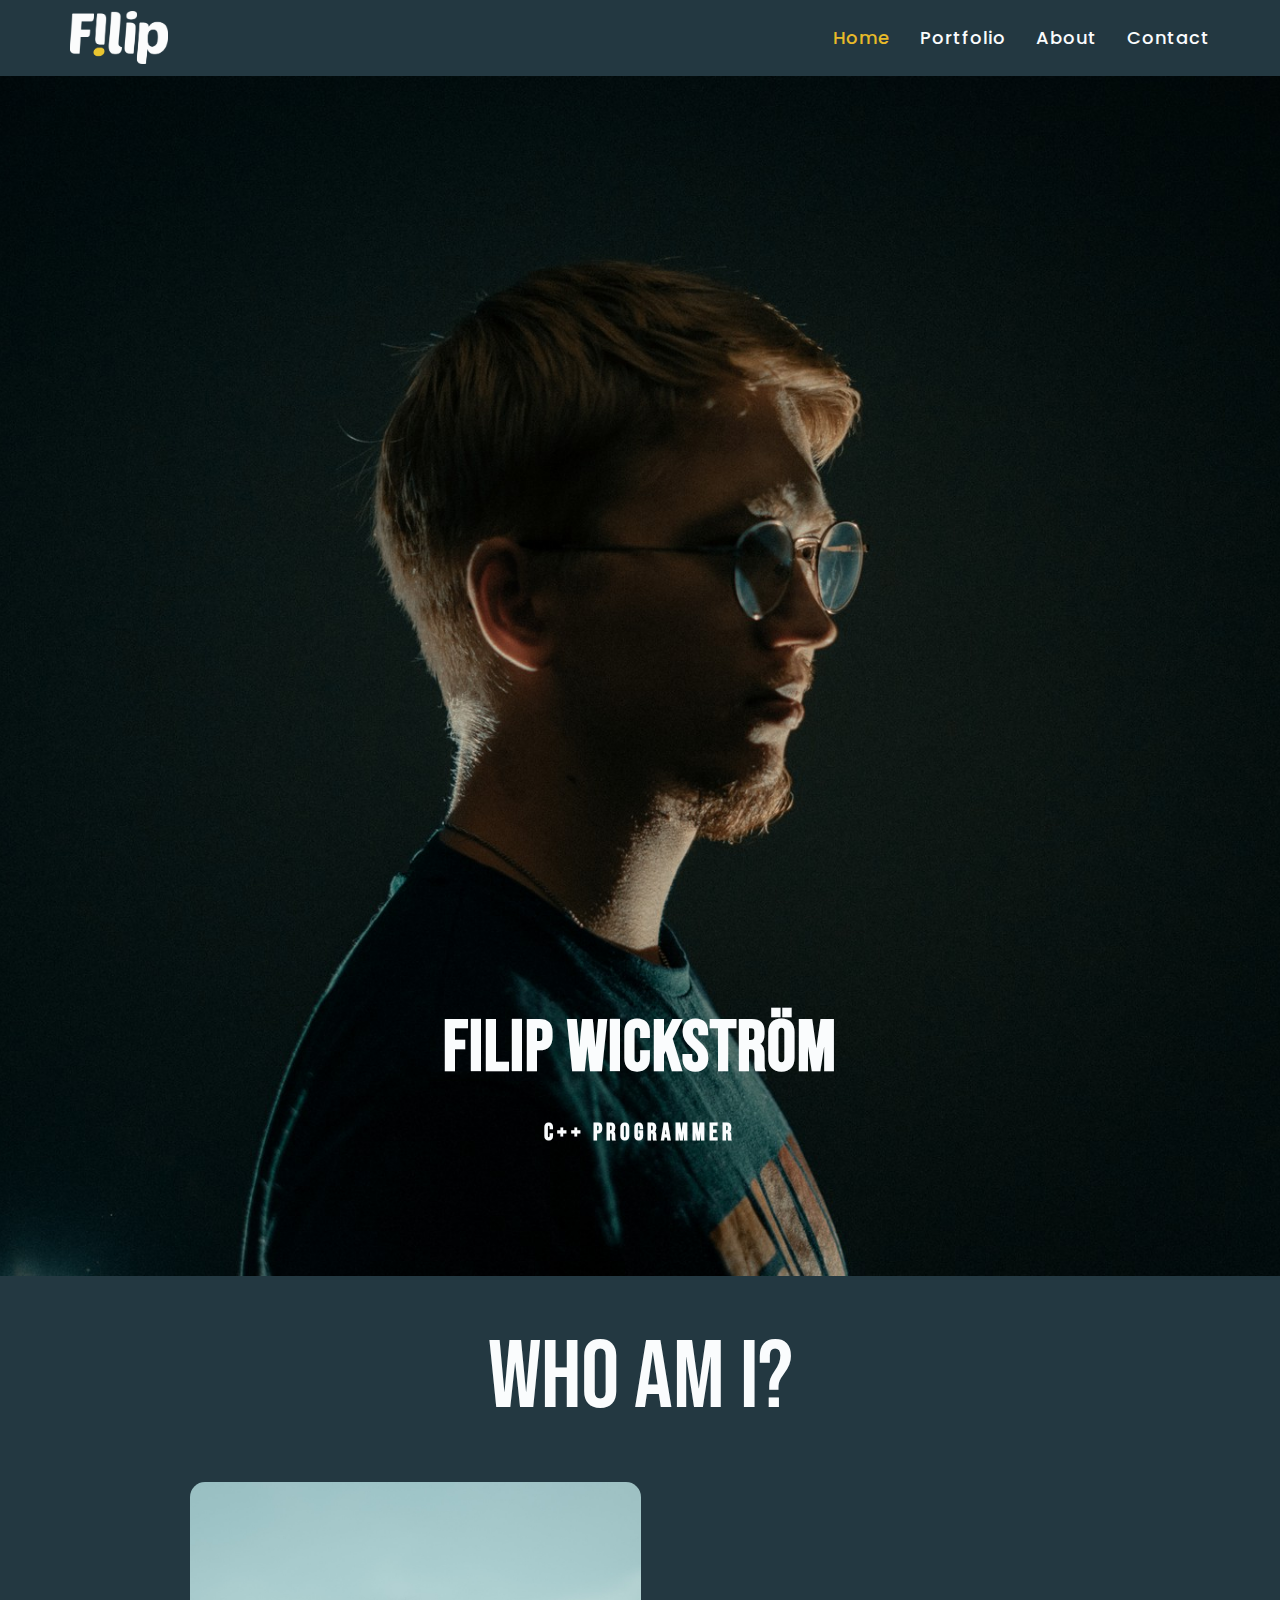
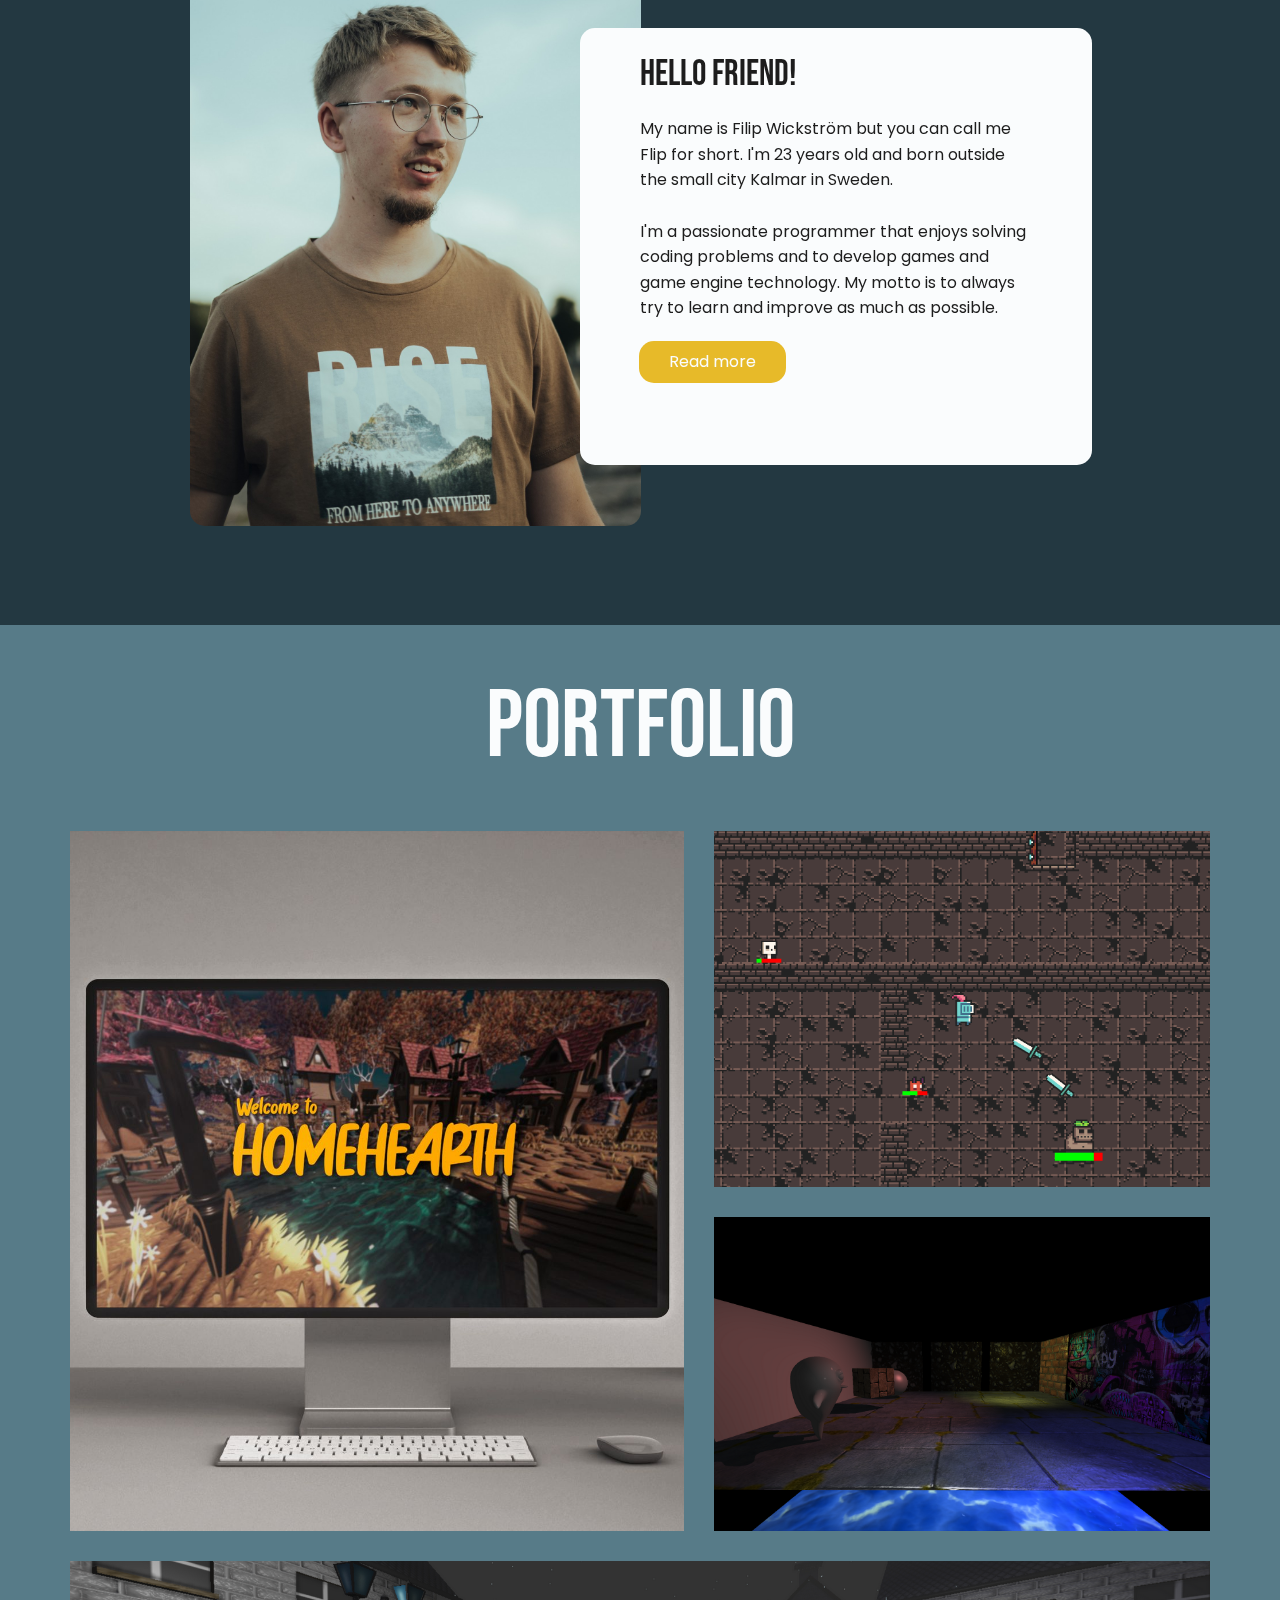
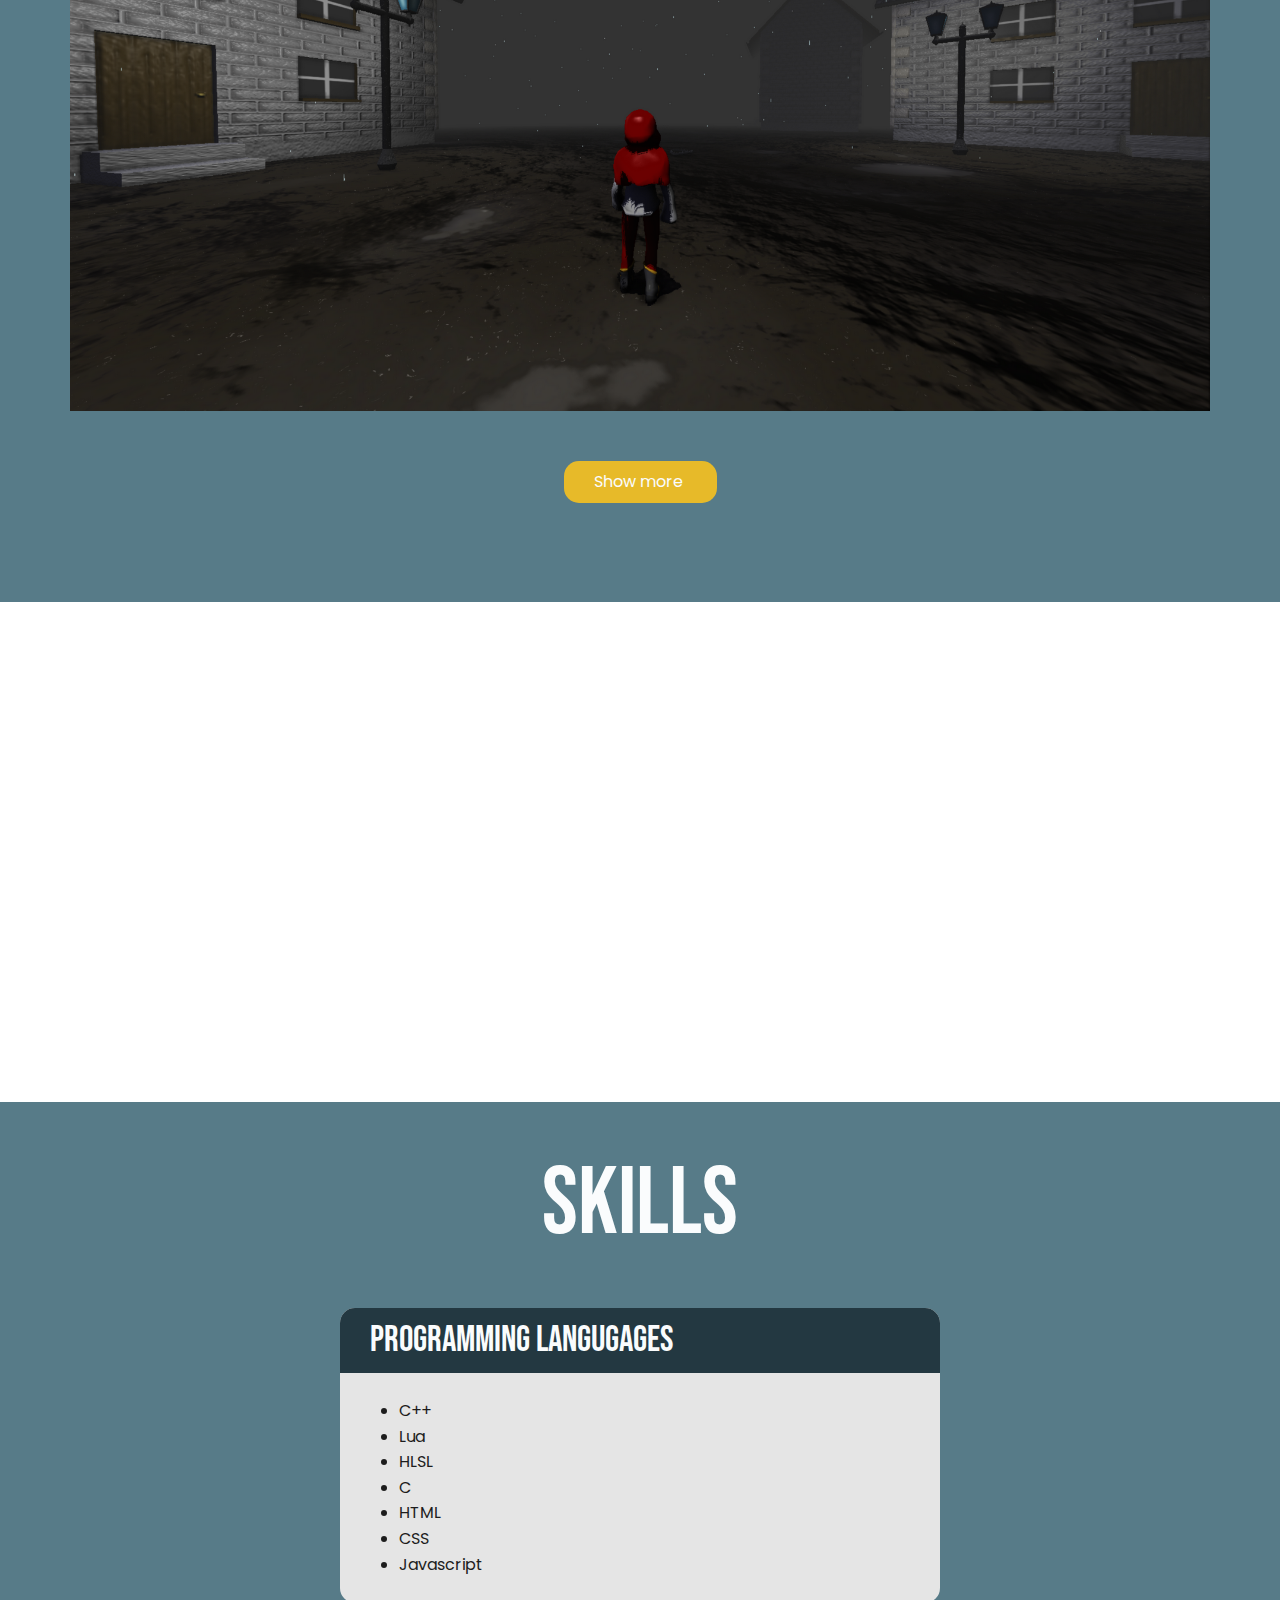
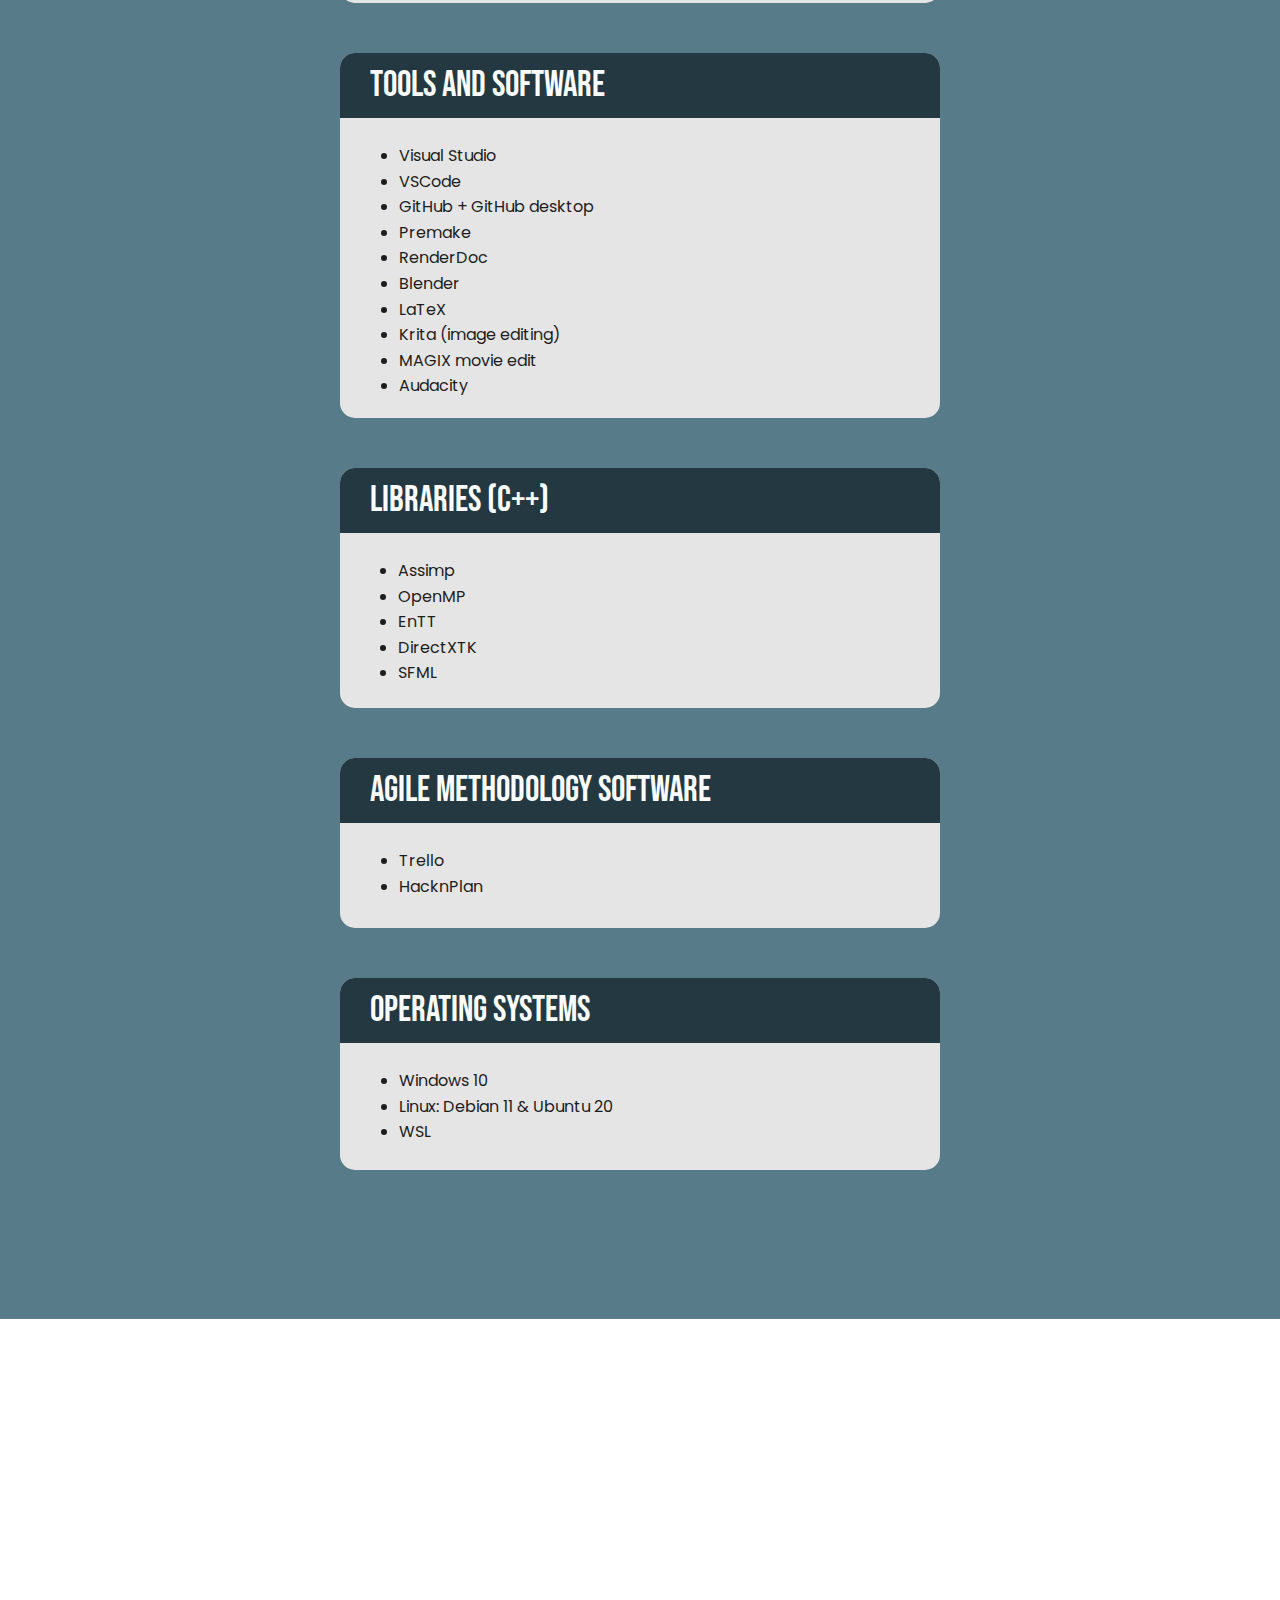
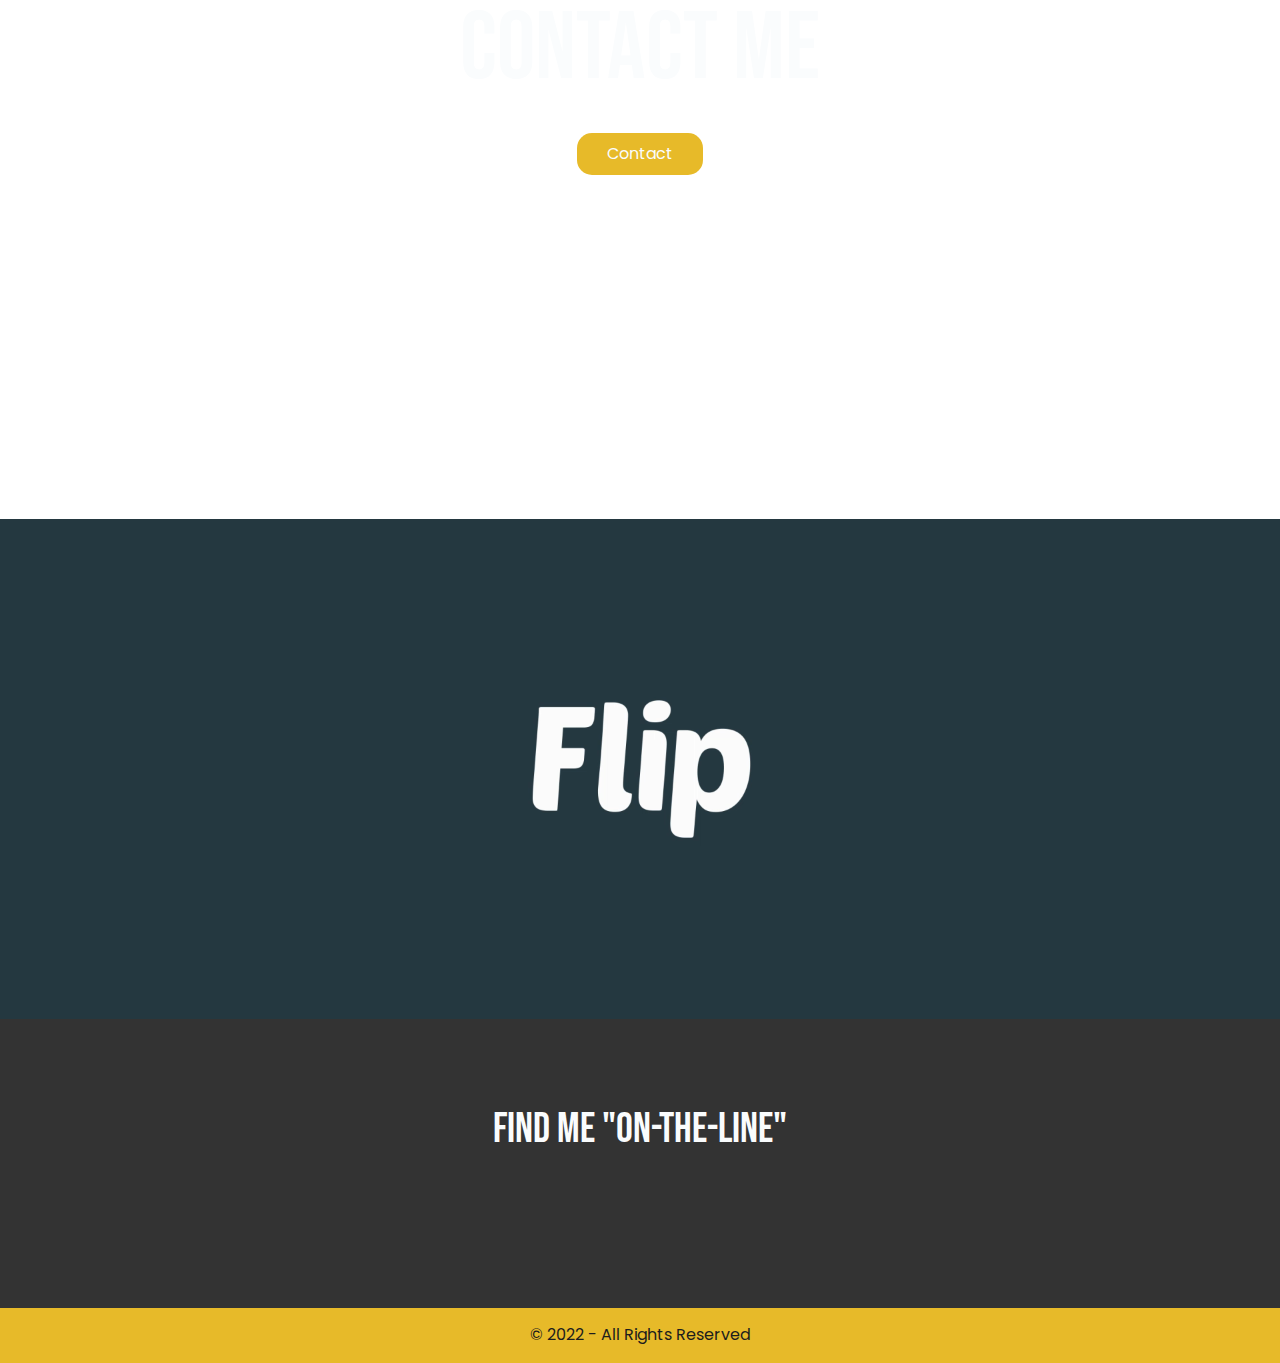
<file: index.html>
<!DOCTYPE html>
<html style="font-size: 16px;" lang="en"><head>
    <meta name="viewport" content="width=device-width, initial-scale=1.0">
    <meta charset="utf-8">
    <meta name="keywords" content="Caring for, THE FOREST, ​Help us to look after our forests, ​Forestry
technique, ​Forest wildlifeand hunting, ​Caring for forest to benefit nature and people">
    <meta name="description" content="">
    <title>Home</title>
    <link rel="stylesheet" href="nicepage.css" media="screen">
<link rel="stylesheet" href="Home.css" media="screen">
    <script class="u-script" type="text/javascript" src="jquery.js" defer=""></script>
    <script class="u-script" type="text/javascript" src="nicepage.js" defer=""></script>
    <script> void toggleVisibility(blockID)
{
	var block = document.getElementById(blockID);
	if (block.style.display === "none") 
    	block.style.display = "block";
	else 
		block.style.display = "none";
} </script>
    
    <link id="u-theme-google-font" rel="stylesheet" href="fonts.css">
    <link id="u-page-google-font" rel="stylesheet" href="Home-fonts.css">
    
    
    
    
    
    
    
    <script type="application/ld+json">{
		"@context": "http://schema.org",
		"@type": "Organization",
		"name": "FilipWickstrom",
		"logo": "images/logo_high.png",
		"sameAs": [
				"https://www.linkedin.com/in/filipwickstrom/",
				"https://github.com/FilipWickstrom",
				"https://www.youtube.com/channel/UCY2NhXNVXER5ycA9Xk-H4nQ",
				"https://www.instagram.com/filipwickstrom/"
		]
}</script>
    <meta name="theme-color" content="#fafcfd">
    <meta property="og:title" content="Home">
    <meta property="og:description" content="">
    <meta property="og:type" content="website">
  </head>
  <body data-home-page="Home.html" data-home-page-title="Home" class="u-body u-xl-mode" data-lang="en"><header class="u-align-right u-clearfix u-header u-palette-3-base u-header" id="sec-3764"><div class="u-clearfix u-sheet u-valign-middle u-sheet-1">
        <a href="Home.html" class="u-image u-logo u-image-1" title="Home" data-image-width="4142" data-image-height="2256">
          <img src="images/logo_high.png" class="u-logo-image u-logo-image-1">
        </a>
        <nav class="u-align-right u-menu u-menu-one-level u-menu-open-right u-offcanvas u-menu-1" data-responsive-from="SM">
          <div class="menu-collapse" style="font-size: 1.125rem; font-weight: 500; letter-spacing: 1px;">
            <a class="u-button-style u-custom-active-border-color u-custom-active-color u-custom-border u-custom-border-color u-custom-borders u-custom-hover-border-color u-custom-hover-color u-custom-left-right-menu-spacing u-custom-padding-bottom u-custom-text-active-color u-custom-text-color u-custom-text-decoration u-custom-text-hover-color u-custom-top-bottom-menu-spacing u-file-icon u-nav-link u-text-active-palette-1-base u-text-hover-palette-2-base u-file-icon-1" href="#">
              <img src="images/hamburger_new.png" alt="">
            </a>
          </div>
          <div class="u-custom-menu u-nav-container">
            <ul class="u-custom-font u-nav u-spacing-30 u-text-font u-unstyled u-nav-1"><li class="u-nav-item"><a class="u-border-active-palette-1-base u-border-hover-palette-1-base u-button-style u-nav-link u-text-hover-palette-4-base" href="Home.html" style="padding: 6px 0px;">Home</a>
</li><li class="u-nav-item"><a class="u-border-active-palette-1-base u-border-hover-palette-1-base u-button-style u-nav-link u-text-hover-palette-4-base" href="Portfolio.html" style="padding: 6px 0px;">Portfolio</a>
</li><li class="u-nav-item"><a class="u-border-active-palette-1-base u-border-hover-palette-1-base u-button-style u-nav-link u-text-hover-palette-4-base" href="About.html" style="padding: 6px 0px;">About</a>
</li><li class="u-nav-item"><a class="u-border-active-palette-1-base u-border-hover-palette-1-base u-button-style u-nav-link u-text-hover-palette-4-base" href="Contact.html" style="padding: 6px 0px;">Contact</a>
</li></ul>
          </div>
          <div class="u-custom-menu u-nav-container-collapse">
            <div class="u-container-style u-expanded-width-md u-expanded-width-sm u-expanded-width-xs u-inner-container-layout u-opacity u-opacity-85 u-palette-2-dark-1 u-sidenav u-sidenav-1" data-offcanvas-width="280">
              <div class="u-inner-container-layout u-sidenav-overflow">
                <div class="u-menu-close"></div>
                <ul class="u-align-center u-custom-font u-heading-font u-menu-one-level u-nav u-popupmenu-items u-spacing-15 u-text-hover-palette-3-base u-unstyled u-nav-2"><li class="u-nav-item"><a class="u-button-style u-nav-link" href="Home.html">Home</a>
</li><li class="u-nav-item"><a class="u-button-style u-nav-link" href="Portfolio.html">Portfolio</a>
</li><li class="u-nav-item"><a class="u-button-style u-nav-link" href="About.html">About</a>
</li><li class="u-nav-item"><a class="u-button-style u-nav-link" href="Contact.html">Contact</a>
</li></ul>
              </div>
            </div>
            <div class="u-black u-menu-overlay u-opacity u-opacity-70"></div>
          </div>
        </nav>
      </div></header>
    <section class="skrollable u-align-center u-clearfix u-image u-section-1" src="" id="carousel_deab" data-image-width="6000" data-image-height="4000">
      <div class="u-clearfix u-sheet u-sheet-1">
        <h1 class="u-color-scheme-u10 u-color-style-multicolor-1 u-text u-text-body-alt-color u-title u-text-1">FIlip wickström</h1>
        <div id="carousel-5989" data-interval="5000" data-u-ride="carousel" class="u-carousel u-carousel-duration-500 u-carousel-left u-expanded-width u-slider u-slider-1" data-pause="false">
          <ol class="u-absolute-hcenter u-carousel-indicators u-hidden u-carousel-indicators-1">
            <li data-u-target="#carousel-5989" class="u-active u-grey-30" data-u-slide-to="0"></li>
            <li data-u-target="#carousel-5989" class="u-grey-30" data-u-slide-to="1"></li>
            <li data-u-target="#carousel-5989" class="u-grey-30" data-u-slide-to="2"></li>
          </ol>
          <div class="u-carousel-inner" role="listbox">
            <div class="u-active u-carousel-item u-container-style u-slide u-carousel-item-1">
              <div class="u-container-layout u-valign-top u-container-layout-1">
                <h2 class="u-align-center u-text u-text-body-alt-color u-text-2">C++ Programmer<span style="font-weight: 400;"></span>
                </h2>
              </div>
            </div>
            <div class="u-carousel-item u-container-style u-slide u-carousel-item-2">
              <div class="u-container-layout u-valign-middle u-container-layout-2">
                <h2 class="u-align-center u-text u-text-body-alt-color u-text-3">Game Programmer</h2>
              </div>
            </div>
            <div class="u-carousel-item u-container-style u-slide u-carousel-item-3">
              <div class="u-container-layout u-valign-middle u-container-layout-3">
                <h2 class="u-align-center u-text u-text-body-alt-color u-text-4">Game Developer</h2>
              </div>
            </div>
          </div>
          <a class="u-absolute-vcenter u-carousel-control u-carousel-control-prev u-hidden u-carousel-control-1" href="#carousel-5989" role="button" data-u-slide="prev">
            <span aria-hidden="true">
              <svg viewBox="0 0 477.175 477.175"><path d="M145.188,238.575l215.5-215.5c5.3-5.3,5.3-13.8,0-19.1s-13.8-5.3-19.1,0l-225.1,225.1c-5.3,5.3-5.3,13.8,0,19.1l225.1,225
                    c2.6,2.6,6.1,4,9.5,4s6.9-1.3,9.5-4c5.3-5.3,5.3-13.8,0-19.1L145.188,238.575z"></path></svg>
            </span>
            <span class="sr-only">+Previous</span>
          </a>
          <a class="u-absolute-vcenter u-carousel-control u-carousel-control-next u-hidden u-text-grey-30 u-carousel-control-2" href="#carousel-5989" role="button" data-u-slide="next">
            <span aria-hidden="true">
              <svg viewBox="0 0 477.175 477.175"><path d="M360.731,229.075l-225.1-225.1c-5.3-5.3-13.8-5.3-19.1,0s-5.3,13.8,0,19.1l215.5,215.5l-215.5,215.5
                    c-5.3,5.3-5.3,13.8,0,19.1c2.6,2.6,6.1,4,9.5,4c3.4,0,6.9-1.3,9.5-4l225.1-225.1C365.931,242.875,365.931,234.275,360.731,229.075z"></path></svg>
            </span>
            <span class="sr-only">+Next</span>
          </a>
        </div>
      </div>
    </section>
    <section class="u-clearfix u-palette-3-base u-section-2" id="sec-2f3f">
      <div class="u-clearfix u-sheet u-sheet-1">
        <h1 class="u-align-center u-text u-title u-text-1">who am i?</h1>
        <div class="u-clearfix u-expanded-width-xs u-gutter-0 u-layout-wrap u-layout-wrap-1">
          <div class="u-layout">
            <div class="u-layout-row">
              <div class="u-container-style u-image u-image-round u-layout-cell u-left-cell u-radius-15 u-size-30 u-image-1" src="" data-image-width="1280" data-image-height="1920">
                <div class="u-container-layout u-container-layout-1"></div>
              </div>
              <div class="u-container-style u-layout-cell u-right-cell u-size-30 u-layout-cell-2">
                <div class="u-container-layout u-valign-bottom-xs u-container-layout-2">
                  <div class="u-container-style u-expanded-width-xs u-group u-palette-1-base u-radius-15 u-shape-round u-group-1" data-animation-name="pulse" data-animation-duration="1000" data-animation-direction="">
                    <div class="u-container-layout u-container-layout-3">
                      <h2 class="u-text u-text-default u-text-palette-2-base u-text-2">hello friend!</h2>
                      <p class="u-text u-text-default u-text-3"> My n​​​ame is Filip Wickström but you can call me Flip for short. I'm 23 years old and born outside the small city K​​almar in Sweden. <br>
                        <br>I'm a ​passionate&nbsp;programmer that enjoys solving coding problems and to develop games​​ and game engine technology. My​​ motto is to always try to learn and improve as mu​​c​​h​​ as possible​​.​​&nbsp;
                      </p>
                      <a href="About.html" class="u-border-none u-btn u-button-style u-hover-custom-color-2 u-text-hover-palette-1-base u-text-palette-1-base u-btn-1">Read more<span class="u-text-palette-1-base"></span>
                      </a>
                    </div>
                  </div>
                </div>
              </div>
            </div>
          </div>
        </div>
      </div>
    </section>
    <section class="u-clearfix u-palette-5-base u-section-3" id="sec-027d">
      <div class="u-clearfix u-sheet u-sheet-1">
        <h1 class="u-align-center u-text u-title u-text-1">portfolio</h1>
        <div class="round u-clearfix u-gutter-30 u-layout-wrap u-layout-wrap-1">
          <div class="u-gutter-0 u-layout">
            <div class="u-layout-row">
              <div class="u-size-31-sm u-size-31-xs u-size-33-lg u-size-33-xl u-size-60-md">
                <div class="u-layout-row">
                  <div class="u-align-left u-container-style u-effect-hover-zoom u-image-round u-layout-cell u-left-cell u-size-60 u-layout-cell-1" src="" data-href="Portfolio.html#section2" data-image-width="1920" data-image-height="1222">
                    <div class="u-background-effect u-expanded">
                      <div class="u-background-effect-image u-expanded u-image u-image-1" data-image-width="1920" data-image-height="1222" data-href="Portfolio.html#sec-6f29"></div>
                    </div>
                    <div class="u-container-layout u-container-layout-1" src=""></div>
                  </div>
                </div>
              </div>
              <div class="u-size-27-lg u-size-27-xl u-size-29-sm u-size-29-xs u-size-60-md">
                <div class="u-layout-col">
                  <div class="u-align-left u-container-style u-effect-hover-zoom u-image-round u-layout-cell u-right-cell u-size-40 u-layout-cell-2" data-href="Portfolio.html#section1" data-image-width="1908" data-image-height="1075">
                    <div class="u-background-effect u-expanded">
                      <div class="u-background-effect-image u-expanded u-image u-image-2" data-image-width="1908" data-image-height="1075" data-href="Portfolio.html#sec-6f29"></div>
                    </div>
                    <div class="u-container-layout u-container-layout-2"></div>
                  </div>
                  <div class="u-align-left u-container-style u-effect-hover-zoom u-layout-cell u-right-cell u-size-20 u-layout-cell-3" src="" data-image-width="1920" data-image-height="1053" data-href="Portfolio.html#section4">
                    <div class="u-background-effect u-expanded">
                      <div class="u-background-effect-image u-expanded u-image u-image-3" data-image-width="1920" data-image-height="1053"></div>
                    </div>
                    <div class="u-container-layout u-valign-middle u-container-layout-3" src=""></div>
                  </div>
                </div>
              </div>
            </div>
          </div>
        </div>
        <div class="round u-container-style u-effect-hover-zoom u-group u-image-default u-group-1" data-image-width="1920" data-image-height="1080" data-href="Portfolio.html#section3">
          <div class="u-background-effect u-expanded">
            <div class="u-background-effect-image u-expanded u-image u-image-4" data-image-width="1920" data-image-height="1080" data-href="Portfolio.html#section3"></div>
          </div>
          <div class="u-container-layout u-container-layout-4"></div>
        </div>
        <a href="Portfolio.html" class="u-border-none u-btn u-button-style u-hover-custom-color-2 u-text-hover-palette-1-base u-text-palette-1-base u-btn-1">Show more&nbsp; </a>
      </div>
    </section>
    <section class="skrollable u-clearfix u-image u-parallax u-section-4" id="sec-6756" data-image-width="1920" data-image-height="1080">
      <div class="u-clearfix u-sheet u-sheet-1"></div>
    </section>
    <section class="u-clearfix u-palette-5-base u-section-5" id="sec-fd27">
      <div class="u-align-left u-clearfix u-sheet u-sheet-1">
        <h1 class="u-align-center u-text u-title u-text-1">skills</h1>
        <div class="u-container-style u-grey-10 u-group u-radius-15 u-shape-round u-group-1">
          <div class="u-container-layout u-container-layout-1">
            <div class="u-container-style u-expanded-width u-group u-palette-3-base u-shape-round u-top-left-radius-15 u-top-right-radius-15 u-group-2">
              <div class="u-container-layout u-valign-middle u-container-layout-2">
                <h2 class="u-subtitle u-text u-text-2">programming langugages</h2>
              </div>
            </div>
            <ul class="u-text u-text-3">
              <li>C++</li>
              <li>Lua</li>
              <li>HLSL</li>
              <li>C</li>
              <li>HTML</li>
              <li>CSS</li>
              <li>Javascript</li>
            </ul>
          </div>
        </div>
        <div class="u-container-style u-grey-10 u-group u-radius-15 u-shape-round u-group-3">
          <div class="u-container-layout u-valign-top u-container-layout-3">
            <div class="u-container-style u-expanded-width u-group u-palette-3-base u-shape-round u-top-left-radius-15 u-top-right-radius-15 u-group-4">
              <div class="u-container-layout u-valign-middle u-container-layout-4">
                <h2 class="u-subtitle u-text u-text-4">tools and software</h2>
              </div>
            </div>
            <ul class="u-text u-text-5">
              <li>Visual Studio</li>
              <li>VSCode</li>
              <li>GitHub + GitHub desktop</li>
              <li>Premake</li>
              <li>RenderDoc<br>
              </li>
              <li>Blender</li>
              <li>LaTeX</li>
              <li>Krita (image editing)</li>
              <li>MAGIX movie edit</li>
              <li>Audacity</li>
            </ul>
          </div>
        </div>
        <div class="u-container-style u-grey-10 u-group u-radius-15 u-shape-round u-group-5">
          <div class="u-container-layout u-valign-top u-container-layout-5">
            <div class="u-container-style u-expanded-width u-group u-palette-3-base u-shape-round u-top-left-radius-15 u-top-right-radius-15 u-group-6">
              <div class="u-container-layout u-valign-middle u-container-layout-6">
                <h2 class="u-subtitle u-text u-text-6"> libraries (C++)</h2>
              </div>
            </div>
            <ul class="u-text u-text-7">
              <li>Assimp</li>
              <li>OpenMP</li>
              <li>EnTT</li>
              <li>DirectXTK</li>
              <li>SFML</li>
            </ul>
          </div>
        </div>
        <div class="u-container-style u-grey-10 u-group u-radius-15 u-shape-round u-group-7">
          <div class="u-container-layout u-valign-top u-container-layout-7">
            <div class="u-container-style u-expanded-width u-group u-palette-3-base u-shape-round u-top-left-radius-15 u-top-right-radius-15 u-group-8">
              <div class="u-container-layout u-valign-middle u-container-layout-8">
                <h2 class="u-subtitle u-text u-text-8"> agile methodology software</h2>
              </div>
            </div>
            <ul class="u-text u-text-9">
              <li>Trello</li>
              <li>HacknPlan</li>
            </ul>
          </div>
        </div>
        <div class="u-container-style u-grey-10 u-group u-radius-15 u-shape-round u-group-9">
          <div class="u-container-layout u-valign-top u-container-layout-9">
            <div class="u-container-style u-expanded-width u-group u-palette-3-base u-shape-round u-top-left-radius-15 u-top-right-radius-15 u-group-10">
              <div class="u-container-layout u-valign-middle u-container-layout-10">
                <h2 class="u-subtitle u-text u-text-10"> operating systems</h2>
              </div>
            </div>
            <ul class="u-text u-text-11">
              <li>Windows 10</li>
              <li>Linux: Debian 11 &amp; Ubuntu 20</li>
              <li>WSL</li>
            </ul>
          </div>
        </div>
      </div>
    </section>
    <section class="skrollable u-align-center u-clearfix u-image u-parallax u-shading u-section-6" src="" data-image-width="1920" data-image-height="1280" id="sec-b90a">
      <div class="u-clearfix u-sheet u-sheet-1">
        <h1 class="u-text u-text-default u-title u-text-1">contact me</h1>
        <a href="Contact.html" class="u-border-hover-palette-2-base u-border-none u-btn u-button-style u-hover-custom-color-2 u-text-hover-palette-1-base u-text-palette-1-base u-btn-1">Contact</a>
      </div>
    </section>
    
    
    <footer class="u-clearfix u-footer u-grey-80 u-footer" id="sec-be3e"><div class="u-container-style u-expanded-width u-group u-uploaded-video u-video u-video-1">
        <div class="u-background-video u-expanded" style="">
          <div class="embed-responsive">
            <video class="embed-responsive-item" data-autoplay="1" loop="" muted="1" autoplay="autoplay" playsinline="">
              <source src="files/logo-animation_small.mp4" type="video/mp4">
              <p>Your browser does not support HTML5 video.</p>
            </video>
          </div>
        </div>
        <div class="u-container-layout u-container-layout-1"></div>
      </div><p class="u-custom-font u-heading-font u-text u-text-default u-text-1">Find me "on-the-line"</p><div class="u-social-icons u-spacing-20 u-social-icons-1" data-animation-name="flipIn" data-animation-duration="1500" data-animation-delay="0" data-animation-direction="X">
        <a class="u-social-url" title="linkedin" target="_blank" href="https://www.linkedin.com/in/filipwickstrom/"><span class="u-file-icon u-icon u-social-icon u-social-linkedin u-text-palette-1-base u-icon-1"><img src="images/1384014-02640b54.png" alt=""></span>
        </a>
        <a class="u-social-url" target="_blank" data-type="Github" title="Github" href="https://github.com/FilipWickstrom"><span class="u-file-icon u-icon u-social-github u-social-icon u-text-palette-1-base u-icon-2"><img src="images/733609-32c05ddf.png" alt=""></span>
        </a>
        <a class="u-social-url" target="_blank" data-type="YouTube" title="YouTube" href="https://www.youtube.com/channel/UCY2NhXNVXER5ycA9Xk-H4nQ"><span class="u-file-icon u-icon u-social-icon u-social-youtube u-text-palette-1-base u-icon-3"><img src="images/49411-fff3be94.png" alt=""></span>
        </a>
        <a class="u-social-url" target="_blank" data-type="Instagram" title="Instagram" href="https://www.instagram.com/filipwickstrom/"><span class="u-file-icon u-icon u-social-icon u-social-instagram u-text-palette-1-base u-icon-4"><img src="images/1384015-1f207df2.png" alt=""></span>
        </a>
      </div><div class="u-container-style u-expanded-width u-group u-palette-4-base u-shape-rectangle u-group-2">
        <div class="u-container-layout u-valign-middle u-container-layout-2">
          <p class="u-align-center u-text u-text-default u-text-2"> ©&nbsp;2022 - All Rights Reserved</p>
        </div>
      </div></footer>
  
</body></html>
</file>
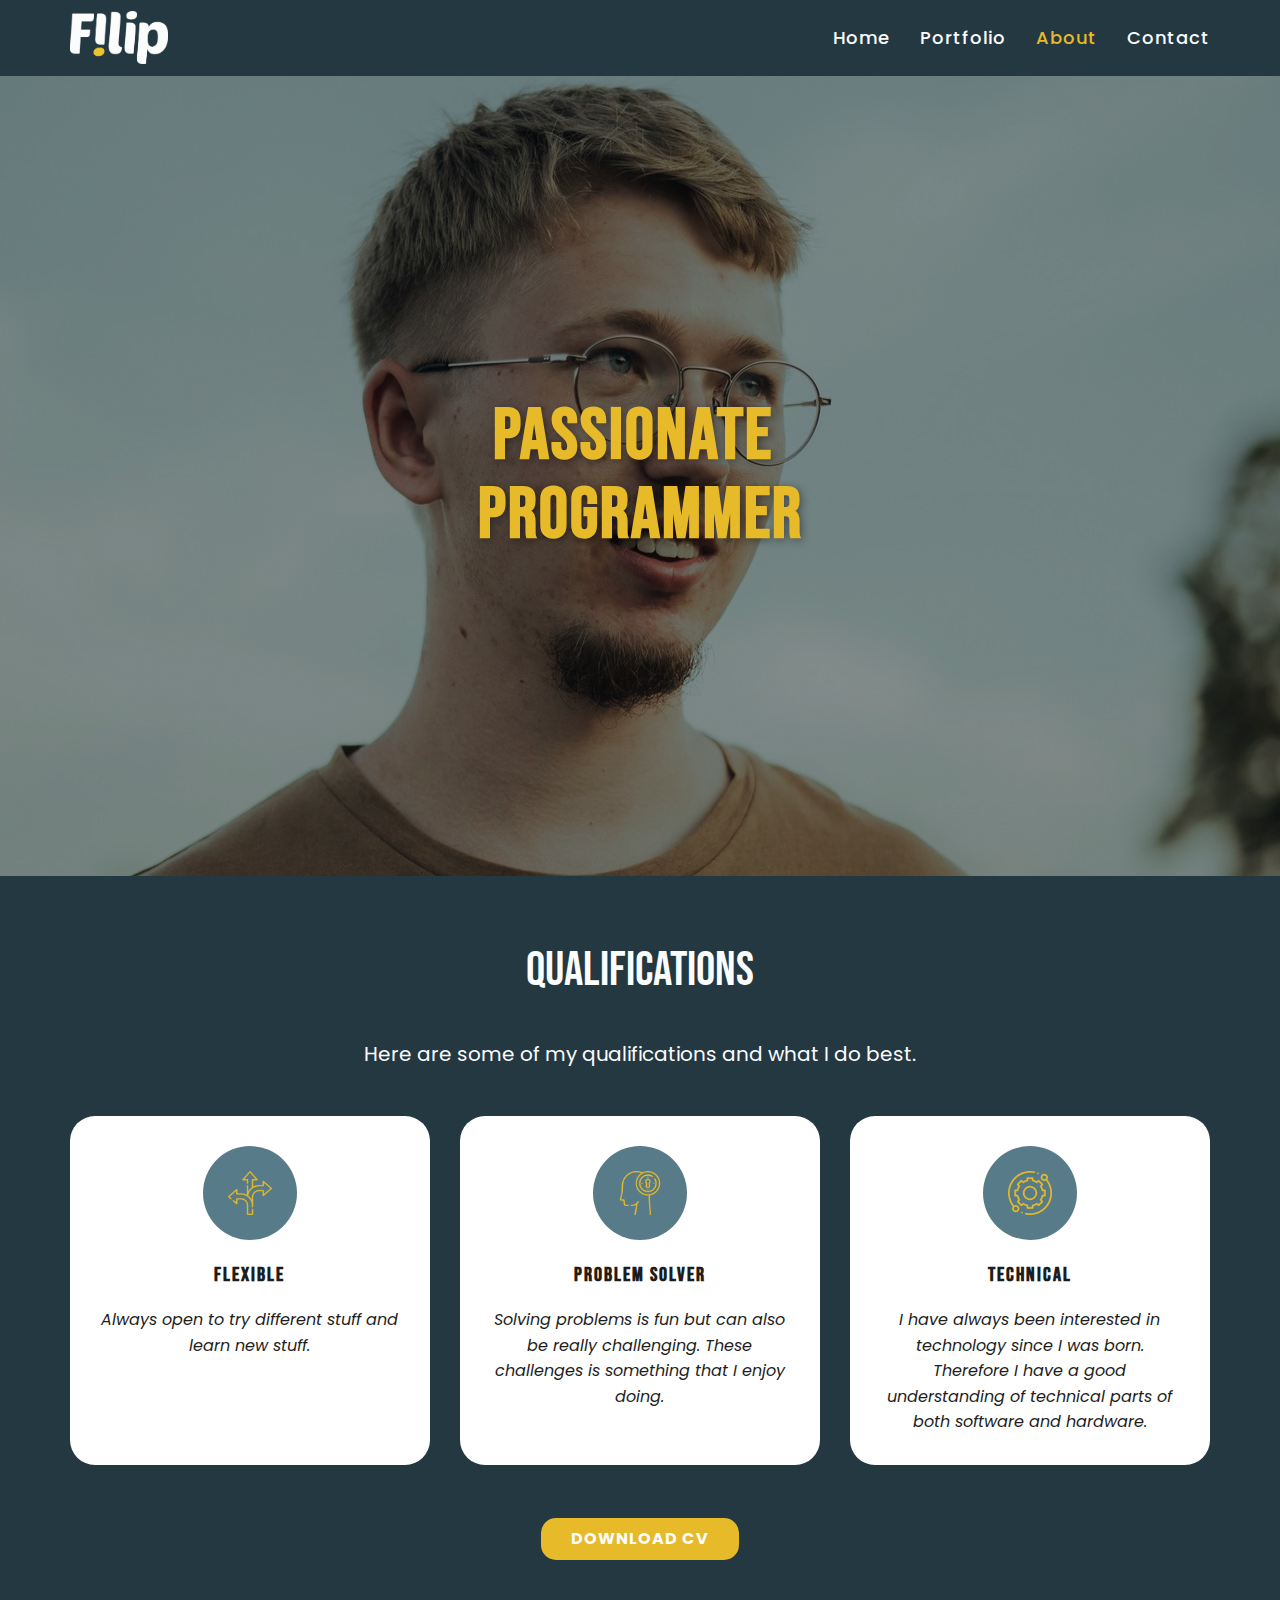
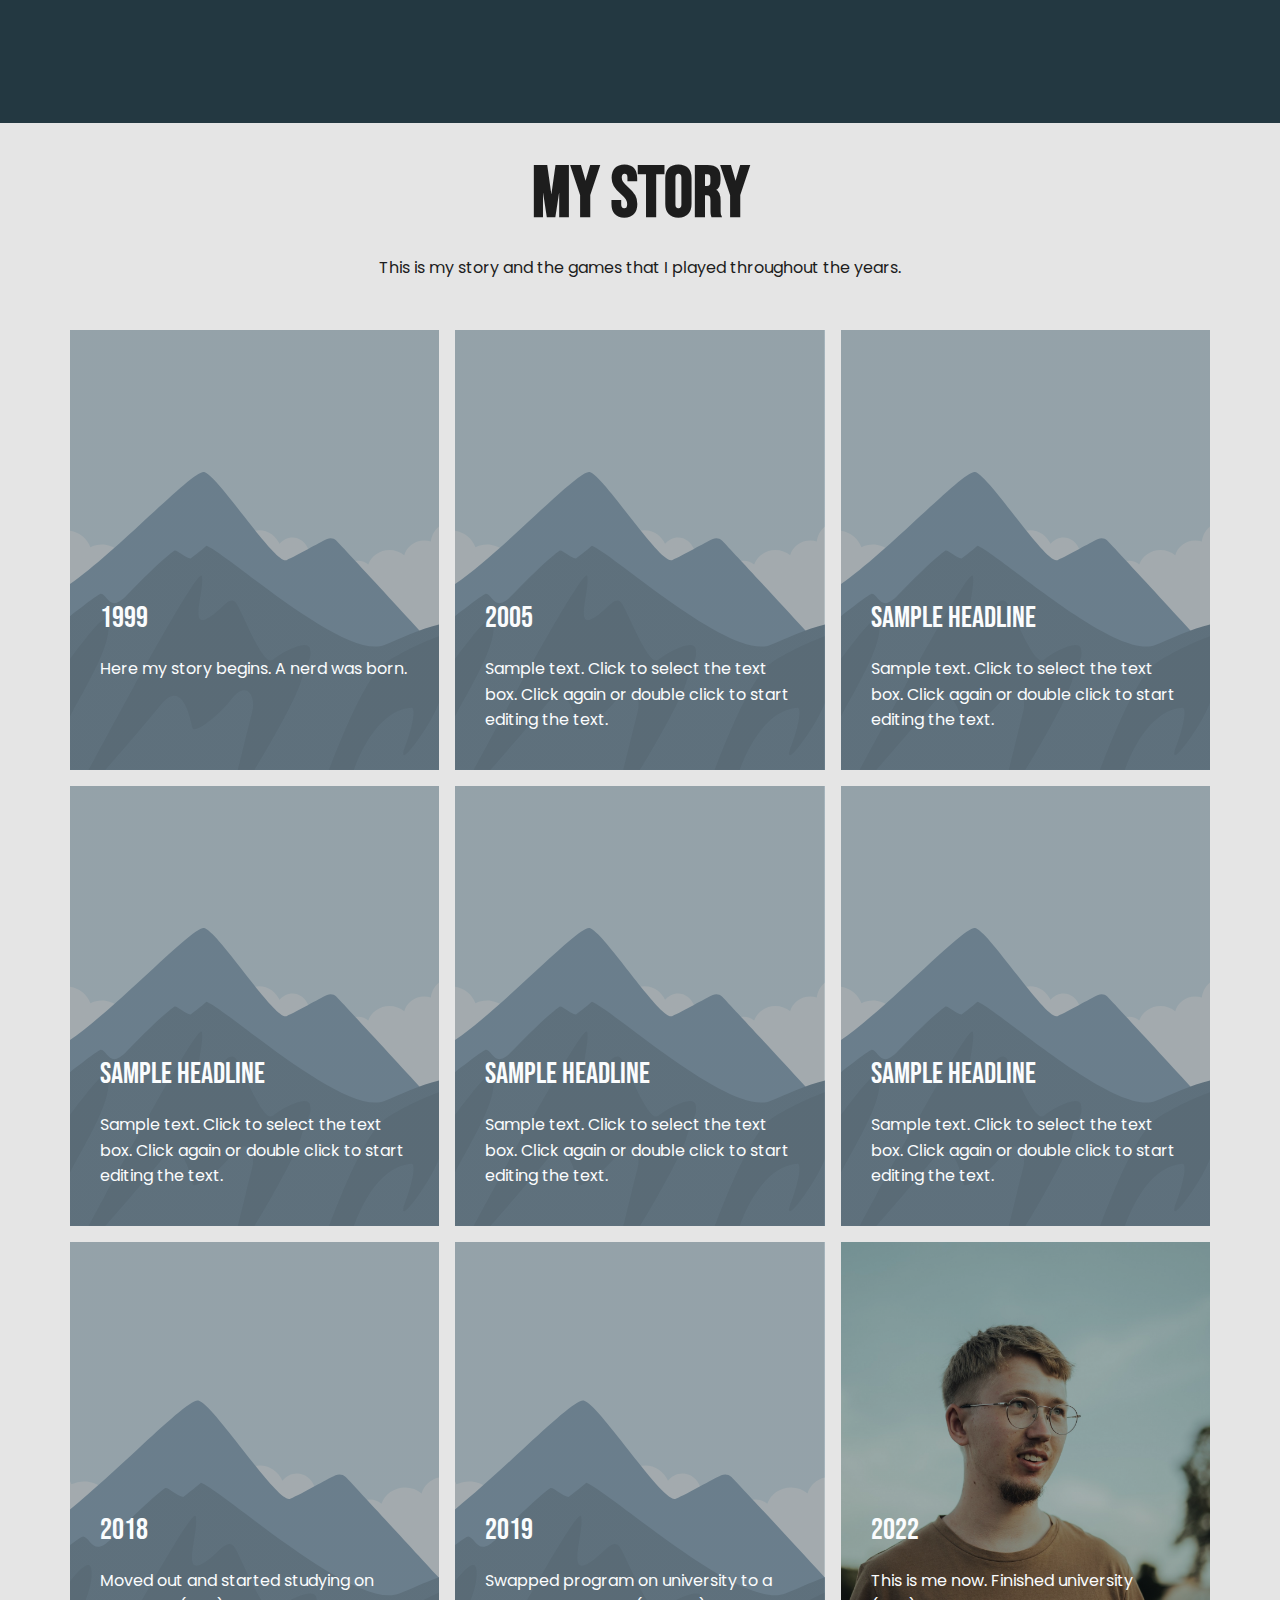
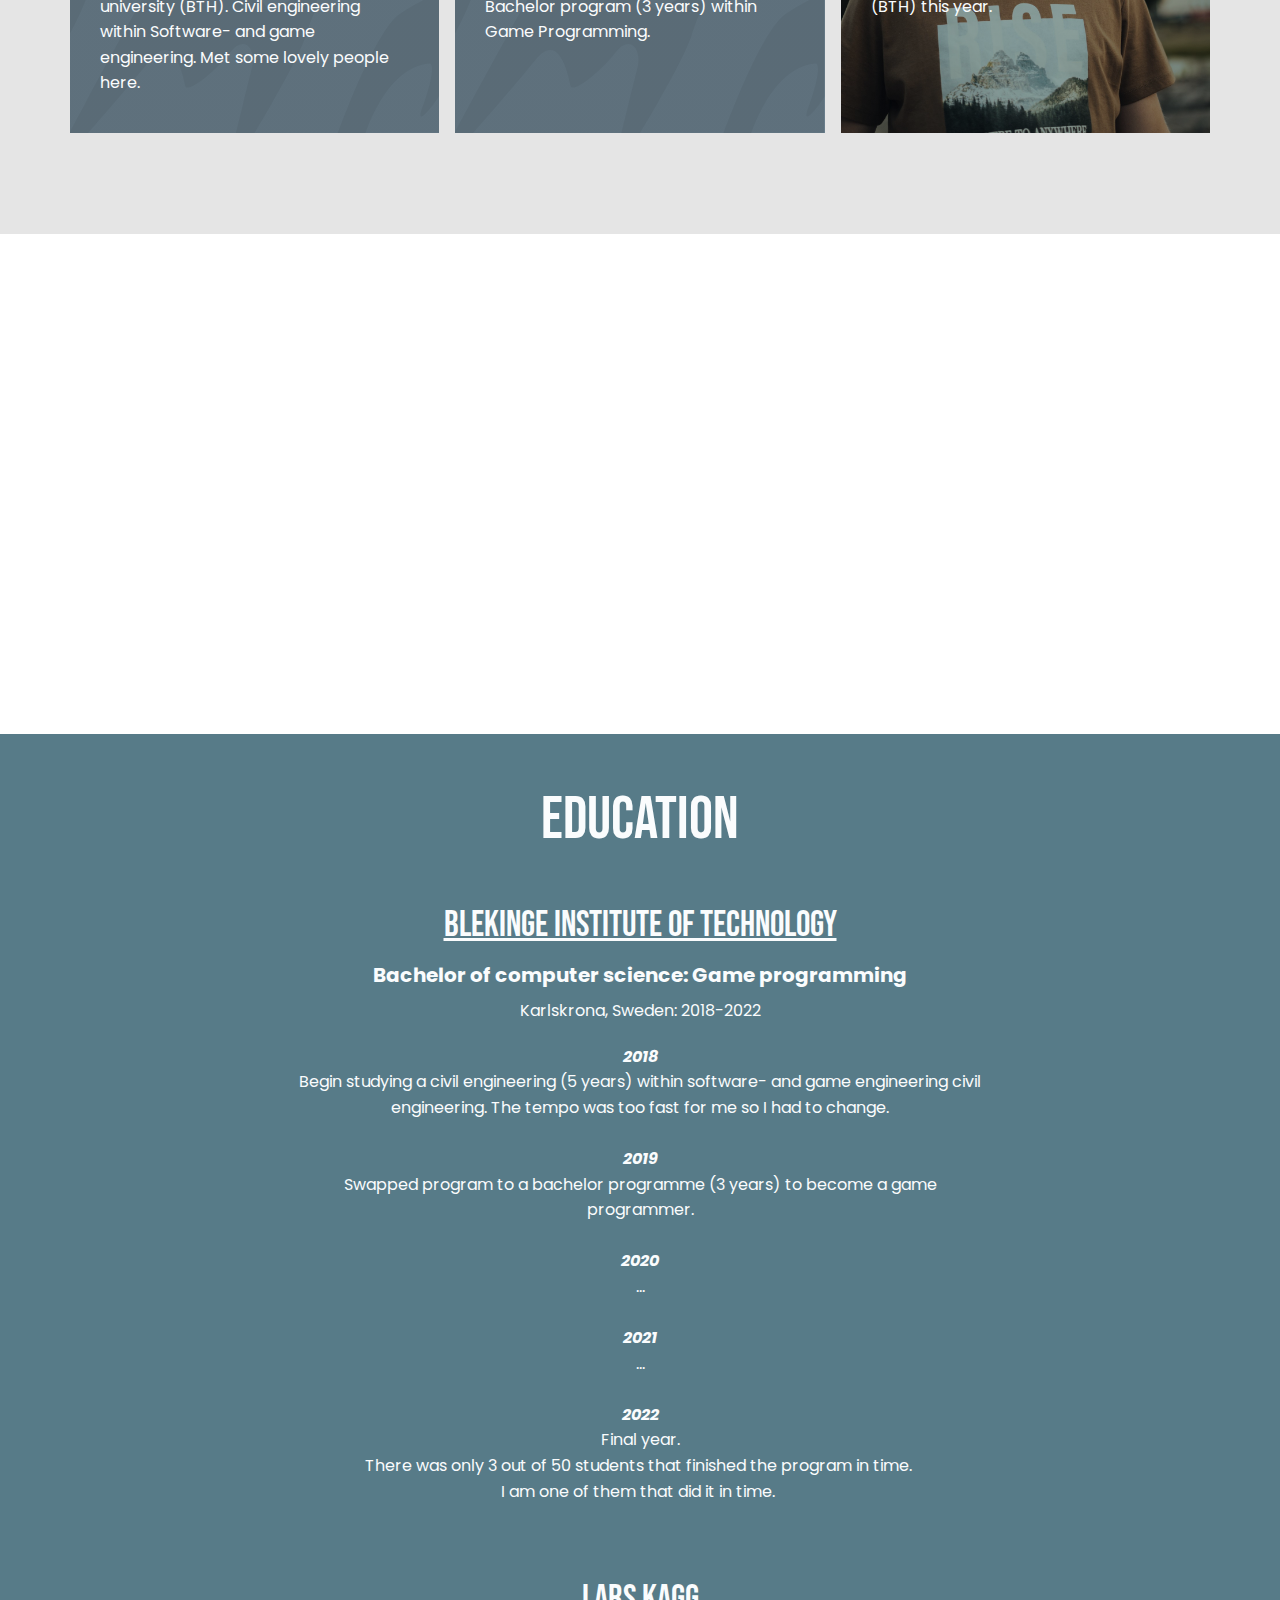
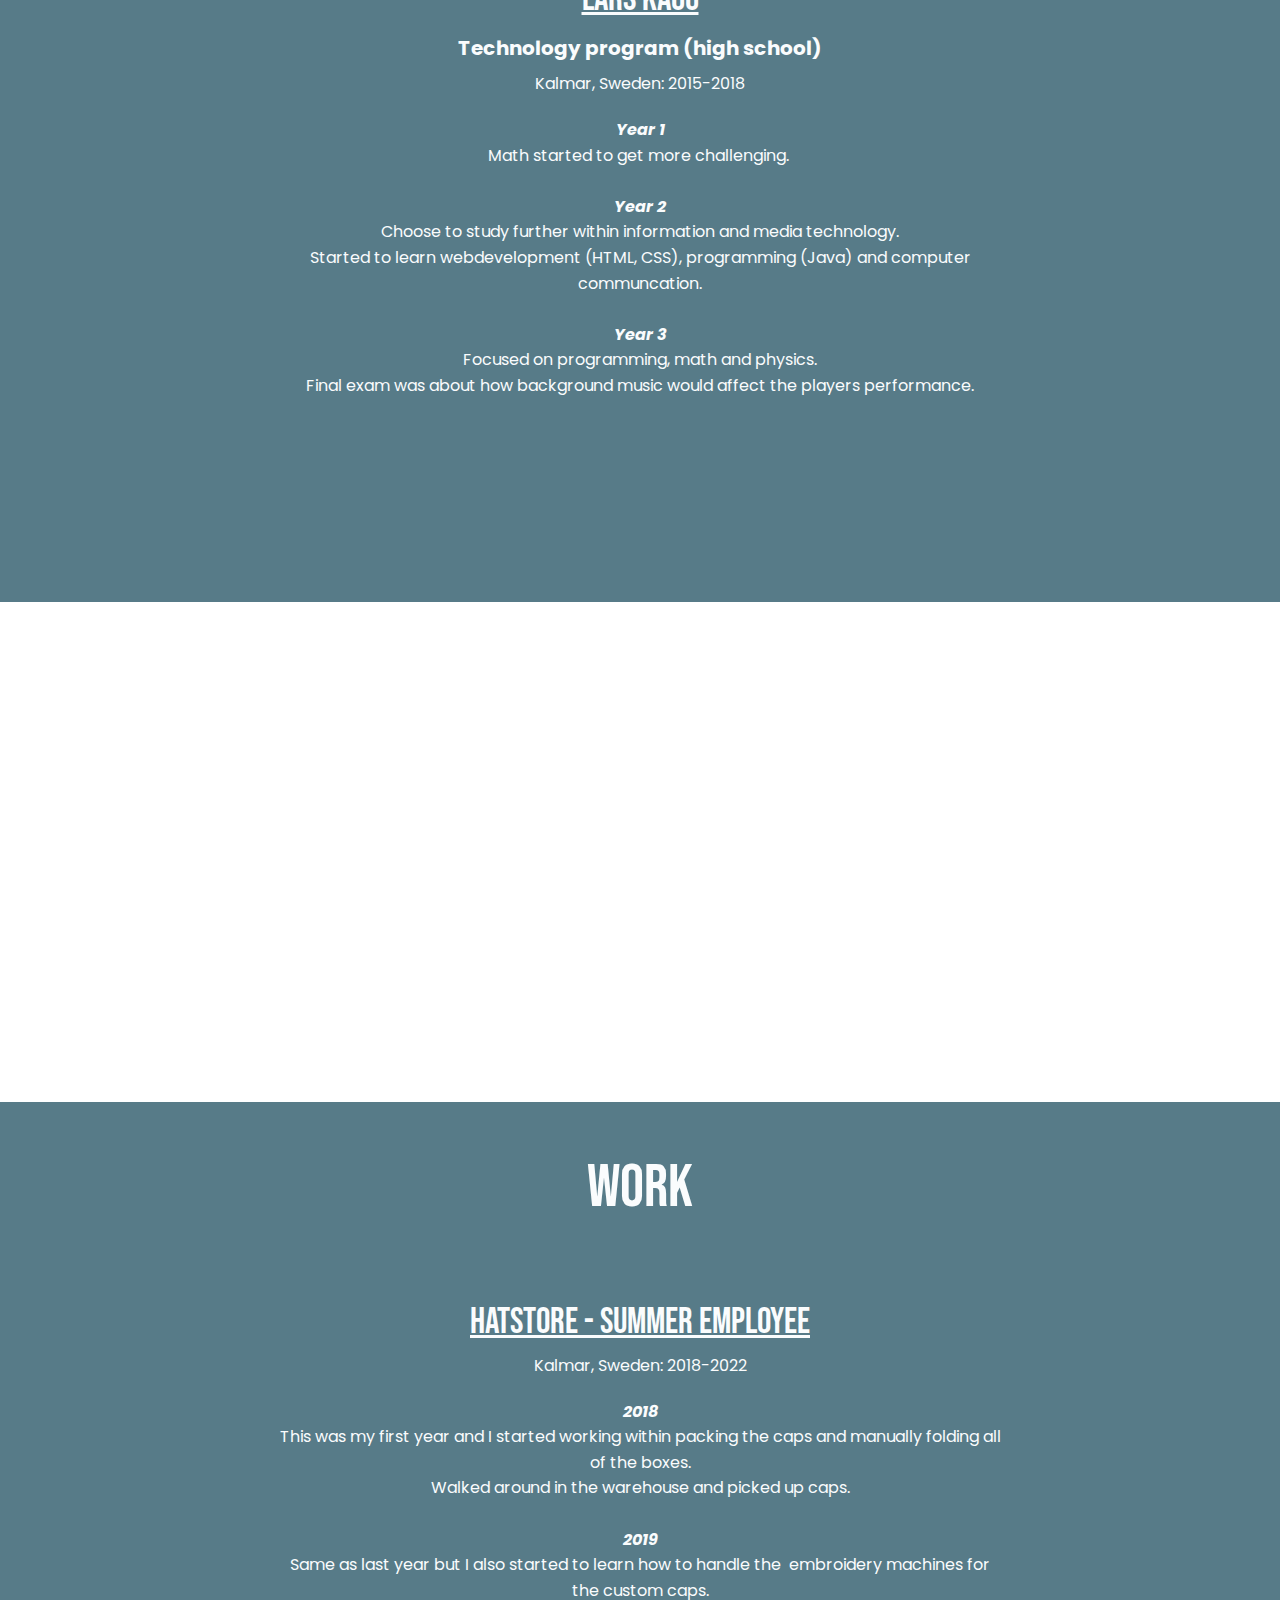
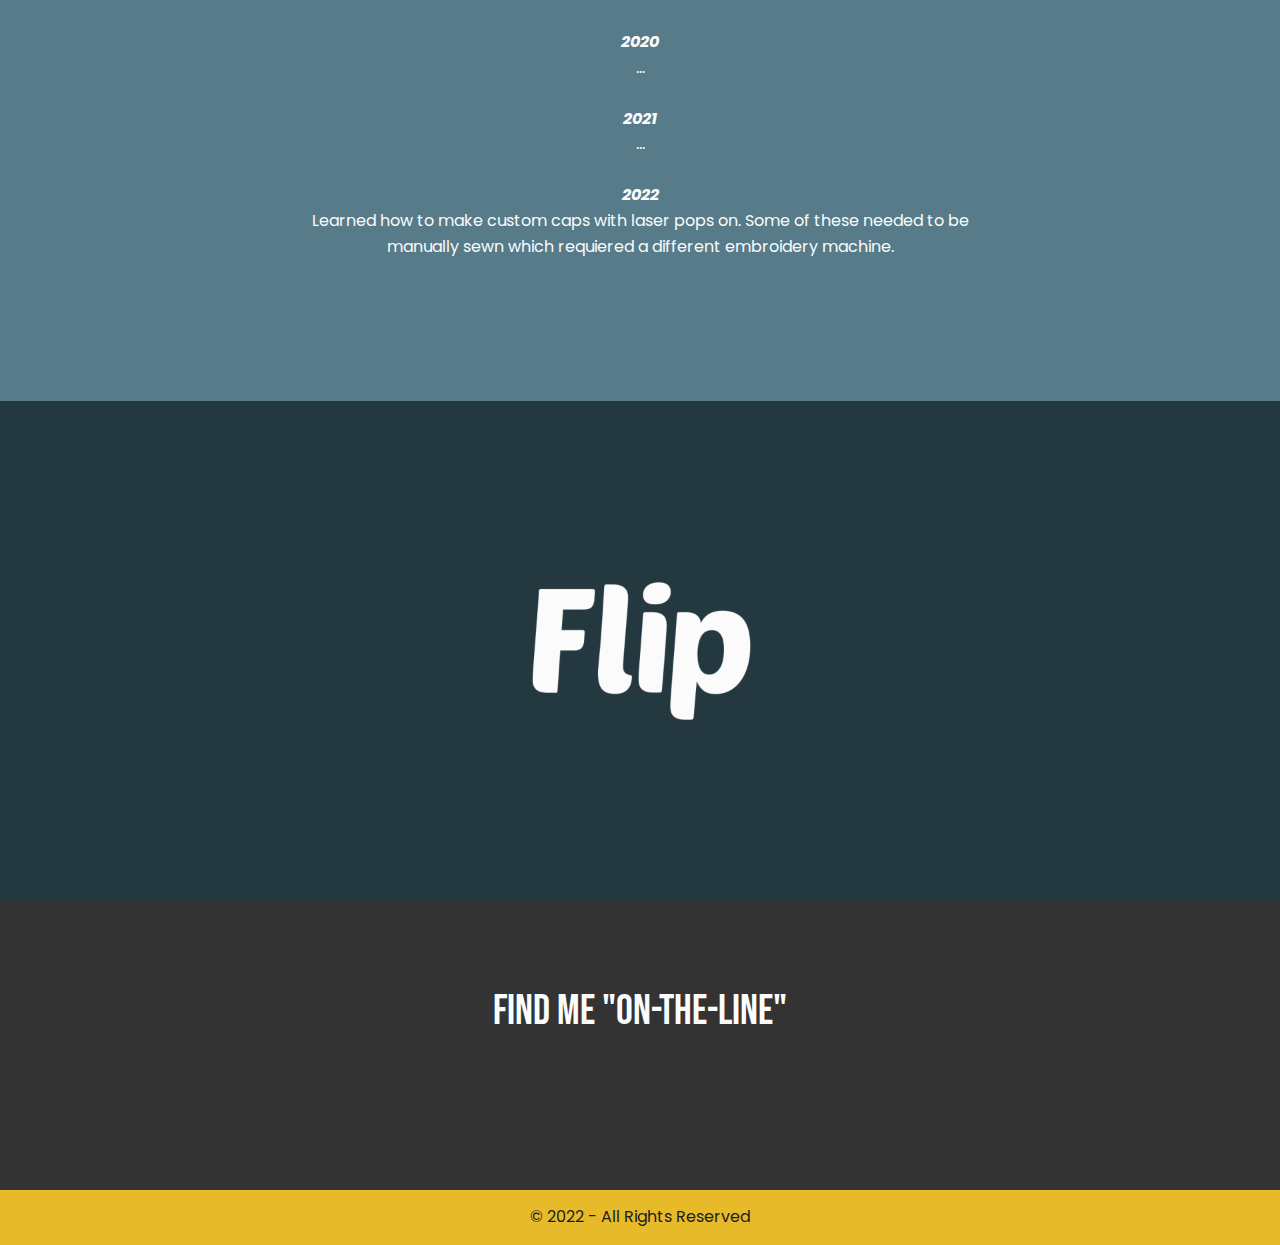
<file: About.html>
<!DOCTYPE html>
<html style="font-size: 16px;" lang="en"><head>
    <meta name="viewport" content="width=device-width, initial-scale=1.0">
    <meta charset="utf-8">
    <meta name="keywords" content="About Me, MY STORY">
    <meta name="description" content="">
    <title>About</title>
    <link rel="stylesheet" href="nicepage.css" media="screen">
<link rel="stylesheet" href="About.css" media="screen">
    <script class="u-script" type="text/javascript" src="jquery.js" defer=""></script>
    <script class="u-script" type="text/javascript" src="nicepage.js" defer=""></script>
    <link id="u-theme-google-font" rel="stylesheet" href="fonts.css">
    <link id="u-page-google-font" rel="stylesheet" href="About-fonts.css">
    
    
    
    
    
    
    
    
    <script type="application/ld+json">{
		"@context": "http://schema.org",
		"@type": "Organization",
		"name": "FilipWickstrom",
		"logo": "images/logo_high.png",
		"sameAs": [
				"https://www.linkedin.com/in/filipwickstrom/",
				"https://github.com/FilipWickstrom",
				"https://www.youtube.com/channel/UCY2NhXNVXER5ycA9Xk-H4nQ",
				"https://www.instagram.com/filipwickstrom/"
		]
}</script>
    <meta name="theme-color" content="#fafcfd">
    <meta property="og:title" content="About">
    <meta property="og:description" content="">
    <meta property="og:type" content="website">
  </head>
  <body class="u-body u-xl-mode" data-lang="en"><header class="u-align-right u-clearfix u-header u-palette-3-base u-header" id="sec-3764"><div class="u-clearfix u-sheet u-valign-middle u-sheet-1">
        <a href="Home.html" class="u-image u-logo u-image-1" title="Home" data-image-width="4142" data-image-height="2256">
          <img src="images/logo_high.png" class="u-logo-image u-logo-image-1">
        </a>
        <nav class="u-align-right u-menu u-menu-one-level u-menu-open-right u-offcanvas u-menu-1" data-responsive-from="SM">
          <div class="menu-collapse" style="font-size: 1.125rem; font-weight: 500; letter-spacing: 1px;">
            <a class="u-button-style u-custom-active-border-color u-custom-active-color u-custom-border u-custom-border-color u-custom-borders u-custom-hover-border-color u-custom-hover-color u-custom-left-right-menu-spacing u-custom-padding-bottom u-custom-text-active-color u-custom-text-color u-custom-text-decoration u-custom-text-hover-color u-custom-top-bottom-menu-spacing u-file-icon u-nav-link u-text-active-palette-1-base u-text-hover-palette-2-base u-file-icon-1" href="#">
              <img src="images/hamburger_new.png" alt="">
            </a>
          </div>
          <div class="u-custom-menu u-nav-container">
            <ul class="u-custom-font u-nav u-spacing-30 u-text-font u-unstyled u-nav-1"><li class="u-nav-item"><a class="u-border-active-palette-1-base u-border-hover-palette-1-base u-button-style u-nav-link u-text-hover-palette-4-base" href="Home.html" style="padding: 6px 0px;">Home</a>
</li><li class="u-nav-item"><a class="u-border-active-palette-1-base u-border-hover-palette-1-base u-button-style u-nav-link u-text-hover-palette-4-base" href="Portfolio.html" style="padding: 6px 0px;">Portfolio</a>
</li><li class="u-nav-item"><a class="u-border-active-palette-1-base u-border-hover-palette-1-base u-button-style u-nav-link u-text-hover-palette-4-base" href="About.html" style="padding: 6px 0px;">About</a>
</li><li class="u-nav-item"><a class="u-border-active-palette-1-base u-border-hover-palette-1-base u-button-style u-nav-link u-text-hover-palette-4-base" href="Contact.html" style="padding: 6px 0px;">Contact</a>
</li></ul>
          </div>
          <div class="u-custom-menu u-nav-container-collapse">
            <div class="u-container-style u-expanded-width-md u-expanded-width-sm u-expanded-width-xs u-inner-container-layout u-opacity u-opacity-85 u-palette-2-dark-1 u-sidenav u-sidenav-1" data-offcanvas-width="280">
              <div class="u-inner-container-layout u-sidenav-overflow">
                <div class="u-menu-close"></div>
                <ul class="u-align-center u-custom-font u-heading-font u-menu-one-level u-nav u-popupmenu-items u-spacing-15 u-text-hover-palette-3-base u-unstyled u-nav-2"><li class="u-nav-item"><a class="u-button-style u-nav-link" href="Home.html">Home</a>
</li><li class="u-nav-item"><a class="u-button-style u-nav-link" href="Portfolio.html">Portfolio</a>
</li><li class="u-nav-item"><a class="u-button-style u-nav-link" href="About.html">About</a>
</li><li class="u-nav-item"><a class="u-button-style u-nav-link" href="Contact.html">Contact</a>
</li></ul>
              </div>
            </div>
            <div class="u-black u-menu-overlay u-opacity u-opacity-70"></div>
          </div>
        </nav>
      </div></header> 
    <section class="skrollable u-align-center u-clearfix u-image u-shading u-section-1" src="" id="sec-b522" data-image-width="1280" data-image-height="1920">
      <div class="u-clearfix u-sheet u-valign-middle u-sheet-1">
        <h1 class="u-align-center u-text u-text-palette-4-base u-title u-text-1"> passionate&nbsp;<br>programmer
        </h1>
      </div>
    </section>
    <section class="u-align-center u-clearfix u-palette-3-base u-section-2" id="carousel_aafd">
      <div class="u-clearfix u-sheet u-sheet-1">
        <h2 class="u-text u-text-default u-text-1"> QUALIFICATIONS</h2>
        <p class="u-text u-text-2">Here are some of my qualifications and what I do best.</p>
        <div class="u-expanded-width u-list u-list-1">
          <div class="u-repeater u-repeater-1">
            <div class="u-container-style u-list-item u-radius-25 u-repeater-item u-shape-round u-video-cover u-white u-list-item-1">
              <div class="u-container-layout u-similar-container u-valign-top u-container-layout-1"><span class="u-file-icon u-icon u-icon-circle u-palette-5-base u-text-palette-4-base u-icon-1"><img src="images/854959-96e63bbc.png" alt=""></span>
                <h4 class="u-align-center u-text u-text-default u-text-3"> Flexible</h4>
                <p class="u-align-center u-text u-text-4">Always open to try different stuff and learn new stuff.</p>
              </div>
            </div>
            <div class="u-align-center u-container-style u-list-item u-radius-25 u-repeater-item u-shape-round u-video-cover u-white u-list-item-2">
              <div class="u-container-layout u-similar-container u-valign-top u-container-layout-2"><span class="u-file-icon u-icon u-icon-circle u-palette-5-base u-text-palette-4-base u-icon-2"><img src="images/7859079-fa18f220.png" alt=""></span>
                <h4 class="u-align-center u-text u-text-default u-text-5">problem solver</h4>
                <p class="u-align-center u-text u-text-6">Solving problems is fun but can also be really challenging. These challenges is something that I enjoy doing.</p>
              </div>
            </div>
            <div class="u-align-center u-container-style u-list-item u-radius-25 u-repeater-item u-shape-round u-video-cover u-white u-list-item-3">
              <div class="u-container-layout u-similar-container u-valign-top u-container-layout-3"><span class="u-file-icon u-icon u-icon-circle u-palette-5-base u-text-palette-4-base u-icon-3"><img src="images/1835948-cde5d9b3.png" alt=""></span>
                <h4 class="u-align-center u-text u-text-default u-text-7"> technical</h4>
                <p class="u-align-center u-text u-text-8">I have always been interested in technology since I was born. Therefore I have a good understanding of technical parts of both software and hardware.</p>
              </div>
            </div>
          </div>
        </div>
        <a href="files/FilipWickstrom_CV.pdf" class="u-border-none u-btn u-button-style u-file-link u-text-active-palette-5-base u-text-body-alt-color u-text-hover-palette-2-base u-btn-1">DOWNLOAD CV</a>
      </div>
    </section>
    <section class="u-clearfix u-grey-10 u-section-3" id="sec-d041">
      <div class="u-clearfix u-sheet u-sheet-1">
        <h1 class="u-align-center u-text u-title u-text-1">MY STORY</h1>
        <p class="u-align-center u-text u-text-2">This is my story and the games that I played throughout the years.</p>
        <div class="u-expanded-width u-list u-list-1">
          <div class="u-repeater u-repeater-1">
            <div class="u-container-style u-hover-feature u-image u-image-default u-list-item u-repeater-item u-shading u-image-1" data-image-width="2000" data-image-height="1333">
              <div class="u-container-layout u-similar-container u-container-layout-1">
                <h3 class="u-text u-text-default u-text-3">1999</h3>
                <p class="u-text u-text-default u-text-4">Here my story begins. A nerd was born.</p>
              </div>
            </div>
            <div class="u-container-style u-hover-feature u-image u-image-default u-list-item u-repeater-item u-shading u-image-2" data-image-width="300" data-image-height="300">
              <div class="u-container-layout u-similar-container u-container-layout-2">
                <h3 class="u-text u-text-default u-text-5">2005</h3>
                <p class="u-text u-text-default u-text-6">Sample text. Click to select the text box. Click again or double click to start editing the text.</p>
              </div>
            </div>
            <div class="u-container-style u-hover-feature u-image u-image-default u-list-item u-repeater-item u-shading u-image-3" data-image-width="2000" data-image-height="1333">
              <div class="u-container-layout u-similar-container u-container-layout-3">
                <h3 class="u-text u-text-default u-text-7">Sample Headline</h3>
                <p class="u-text u-text-default u-text-8">Sample text. Click to select the text box. Click again or double click to start editing the text.</p>
              </div>
            </div>
            <div class="u-container-style u-hover-feature u-image u-image-default u-list-item u-repeater-item u-shading u-image-4" data-image-width="2000" data-image-height="1333">
              <div class="u-container-layout u-similar-container u-container-layout-4">
                <h3 class="u-text u-text-default u-text-9">Sample Headline</h3>
                <p class="u-text u-text-default u-text-10">Sample text. Click to select the text box. Click again or double click to start editing the text.</p>
              </div>
            </div>
            <div class="u-container-style u-hover-feature u-image u-image-default u-list-item u-repeater-item u-shading u-image-5" data-image-width="2000" data-image-height="1333">
              <div class="u-container-layout u-similar-container u-container-layout-5">
                <h3 class="u-text u-text-default u-text-11">Sample Headline</h3>
                <p class="u-text u-text-default u-text-12">Sample text. Click to select the text box. Click again or double click to start editing the text.</p>
              </div>
            </div>
            <div class="u-container-style u-hover-feature u-image u-image-default u-list-item u-repeater-item u-shading u-image-6" data-image-width="2000" data-image-height="1333">
              <div class="u-container-layout u-similar-container u-container-layout-6">
                <h3 class="u-text u-text-default u-text-13">Sample Headline</h3>
                <p class="u-text u-text-default u-text-14">Sample text. Click to select the text box. Click again or double click to start editing the text.</p>
              </div>
            </div>
            <div class="u-container-style u-hover-feature u-image u-image-default u-list-item u-repeater-item u-shading u-image-7" data-image-width="2000" data-image-height="1333">
              <div class="u-container-layout u-similar-container u-container-layout-7">
                <h3 class="u-text u-text-default u-text-15">2018</h3>
                <p class="u-text u-text-default u-text-16">Moved out and started studying on university (BTH). Civil engineering within Software- and game engineering. Met some lovely people here.</p>
              </div>
            </div>
            <div class="u-container-style u-hover-feature u-image u-image-default u-list-item u-repeater-item u-shading u-image-8" data-image-width="2000" data-image-height="1333">
              <div class="u-container-layout u-similar-container u-container-layout-8">
                <h3 class="u-text u-text-default u-text-17">2019</h3>
                <p class="u-text u-text-default u-text-18">Swapped program on university to a Bachelor program (3 years) within Game Programming.</p>
              </div>
            </div>
            <div class="u-container-style u-hover-feature u-image u-image-default u-list-item u-repeater-item u-shading u-image-9" data-image-width="1280" data-image-height="1920">
              <div class="u-container-layout u-similar-container u-container-layout-9">
                <h3 class="u-text u-text-default u-text-19">2022</h3>
                <p class="u-text u-text-default u-text-20">This is me now. Finished university (BTH) this year.</p>
              </div>
            </div>
          </div>
        </div>
      </div>
      
      
      
      
      
      
      
      
      
    </section>
    <section class="skrollable u-clearfix u-image u-parallax u-section-4" id="sec-3e41" data-image-width="1920" data-image-height="1080">
      <div class="u-clearfix u-sheet u-sheet-1"></div>
    </section>
    <section class="u-align-center-lg u-align-center-md u-align-center-xl u-align-left-sm u-align-left-xs u-clearfix u-palette-5-base u-section-5" id="sec-8772">
      <div class="u-clearfix u-sheet u-sheet-1">
        <h1 class="u-align-center u-text u-text-1">EDUCATION</h1>
        <div class="u-expanded-width u-list u-list-1">
          <div class="u-repeater u-repeater-1">
            <div class="u-align-center u-container-style u-list-item u-repeater-item">
              <div class="u-container-layout u-similar-container u-valign-bottom u-container-layout-1">
                <h2 class="u-subtitle u-text u-text-default u-text-2"> blekinge institute of technology</h2>
                <p class="u-align-center u-large-text u-text u-text-variant u-text-3"> Bachelor of computer science: Game programming</p>
                <p class="u-text u-text-default u-text-4">Karlskrona, Sweden: 2018-2022</p>
                <p class="u-align-center u-text u-text-5">
                  <span style="font-style: italic; font-weight: 700;">2018</span>
                  <br>Begin studying a&nbsp;civil engineering (5 years) within software- and game engineering ​civil engineering. The tempo was too fast for me so I had to change.<br>
                  <br>
                  <span style="font-style: italic; font-weight: 700;">2019</span>
                  <br>Swapped program to a ​bachelor programme (3 years) to become a game programmer.<br>
                  <br>
                  <span style="font-style: italic; font-weight: 700;">2020</span>
                  <br>...<br>
                  <br>
                  <span style="font-style: italic; font-weight: 700;">2021</span>
                  <br>...<br>
                  <br>
                  <span style="font-style: italic; font-weight: 700;">2022</span>
                  <br>Final year.<br>There was only 3 out of 50 students that finished the program in time.&nbsp;<br>I am one of them that did it in time.&nbsp;<br>
                  <br>
                </p>
              </div>
            </div>
            <div class="u-align-center u-container-style u-list-item u-repeater-item">
              <div class="u-container-layout u-similar-container u-valign-bottom u-container-layout-2">
                <h2 class="u-subtitle u-text u-text-default u-text-6">lars kagg</h2>
                <p class="u-align-center u-large-text u-text u-text-variant u-text-7">Technology program (high school)</p>
                <p class="u-text u-text-default u-text-8">Kalmar, Sweden: 2015-2018</p>
                <p class="u-align-center u-text u-text-9">
                  <span style="font-weight: 700; font-style: italic;">Year 1</span>
                  <br>Math started to get more challenging.&nbsp;<br>
                  <br>
                  <span style="font-weight: 700; font-style: italic;">Year 2</span>
                  <br>Choose to study further within ​information and media technology.<br>Started to learn webdevelopment (HTML, CSS), programming (Java) and computer communcation.<br>
                  <br>
                  <span style="font-weight: 700; font-style: italic;">Year 3</span>
                  <br>Focused on programming, math and physics.<br>Final exam was about how background music would affect the players performance.<br>
                  <br>
                </p>
              </div>
            </div>
          </div>
        </div>
      </div>
    </section>
    <section class="skrollable u-clearfix u-image u-parallax u-section-6" id="sec-d0c0" data-image-width="1920" data-image-height="1080">
      <div class="u-clearfix u-sheet u-sheet-1"></div>
    </section>
    <section class="u-align-center-lg u-align-center-md u-align-center-xl u-align-left-sm u-align-left-xs u-clearfix u-palette-5-base u-section-7" id="sec-296e">
      <div class="u-clearfix u-sheet u-sheet-1">
        <h1 class="u-align-center u-text u-text-1">WORK<br>
        </h1>
        <div class="u-expanded-width u-list u-list-1">
          <div class="u-repeater u-repeater-1">
            <div class="u-container-style u-list-item u-repeater-item">
              <div class="u-container-layout u-similar-container u-container-layout-1">
                <h2 class="u-align-center u-subtitle u-text u-text-default u-text-2">hatstore - SUMMER EMPLOYEE</h2>
                <p class="u-align-center u-text u-text-default u-text-3">Kalmar, Sweden: 2018-2022</p>
                <p class="u-align-center u-text u-text-4">
                  <span style="font-weight: 700; font-style: italic;">2018</span>
                  <br>This was my first year and I started working within packing the caps and manually folding all of the boxes.<br>Walked around in the warehouse and picked up caps.<br>
                  <br>
                  <span style="font-weight: 700; font-style: italic;">2019</span>
                  <br>Same as last year but I also started to learn how to handle the&nbsp; embroidery machines for the custom caps.<br>
                  <br>
                  <span style="font-weight: 700; font-style: italic;">2020</span>
                  <br>...<br>
                  <br>
                  <span style="font-weight: 700; font-style: italic;">2021</span>
                  <br>...<br>
                  <br>
                  <span style="font-weight: 700; font-style: italic;">2022</span>
                  <br>Learned how to make custom caps with laser pops on. Some of these needed to be manually sewn which requiered a different embroidery machine.<br>
                  <br>
                </p>
              </div>
            </div>
          </div>
        </div>
      </div>
    </section>
    
    
    <footer class="u-clearfix u-footer u-grey-80 u-footer" id="sec-be3e"><div class="u-container-style u-expanded-width u-group u-uploaded-video u-video u-video-1">
        <div class="u-background-video u-expanded" style="">
          <div class="embed-responsive">
            <video class="embed-responsive-item" data-autoplay="1" loop="" muted="1" autoplay="autoplay" playsinline="">
              <source src="files/logo-animation_small.mp4" type="video/mp4">
              <p>Your browser does not support HTML5 video.</p>
            </video>
          </div>
        </div>
        <div class="u-container-layout u-container-layout-1"></div>
      </div><p class="u-custom-font u-heading-font u-text u-text-default u-text-1">Find me "on-the-line"</p><div class="u-social-icons u-spacing-20 u-social-icons-1" data-animation-name="flipIn" data-animation-duration="1500" data-animation-delay="0" data-animation-direction="X">
        <a class="u-social-url" title="linkedin" target="_blank" href="https://www.linkedin.com/in/filipwickstrom/"><span class="u-file-icon u-icon u-social-icon u-social-linkedin u-text-palette-1-base u-icon-1"><img src="images/1384014-02640b54.png" alt=""></span>
        </a>
        <a class="u-social-url" target="_blank" data-type="Github" title="Github" href="https://github.com/FilipWickstrom"><span class="u-file-icon u-icon u-social-github u-social-icon u-text-palette-1-base u-icon-2"><img src="images/733609-32c05ddf.png" alt=""></span>
        </a>
        <a class="u-social-url" target="_blank" data-type="YouTube" title="YouTube" href="https://www.youtube.com/channel/UCY2NhXNVXER5ycA9Xk-H4nQ"><span class="u-file-icon u-icon u-social-icon u-social-youtube u-text-palette-1-base u-icon-3"><img src="images/49411-fff3be94.png" alt=""></span>
        </a>
        <a class="u-social-url" target="_blank" data-type="Instagram" title="Instagram" href="https://www.instagram.com/filipwickstrom/"><span class="u-file-icon u-icon u-social-icon u-social-instagram u-text-palette-1-base u-icon-4"><img src="images/1384015-1f207df2.png" alt=""></span>
        </a>
      </div><div class="u-container-style u-expanded-width u-group u-palette-4-base u-shape-rectangle u-group-2">
        <div class="u-container-layout u-valign-middle u-container-layout-2">
          <p class="u-align-center u-text u-text-default u-text-2"> ©&nbsp;2022 - All Rights Reserved</p>
        </div>
      </div></footer>
  
</body></html>
</file>
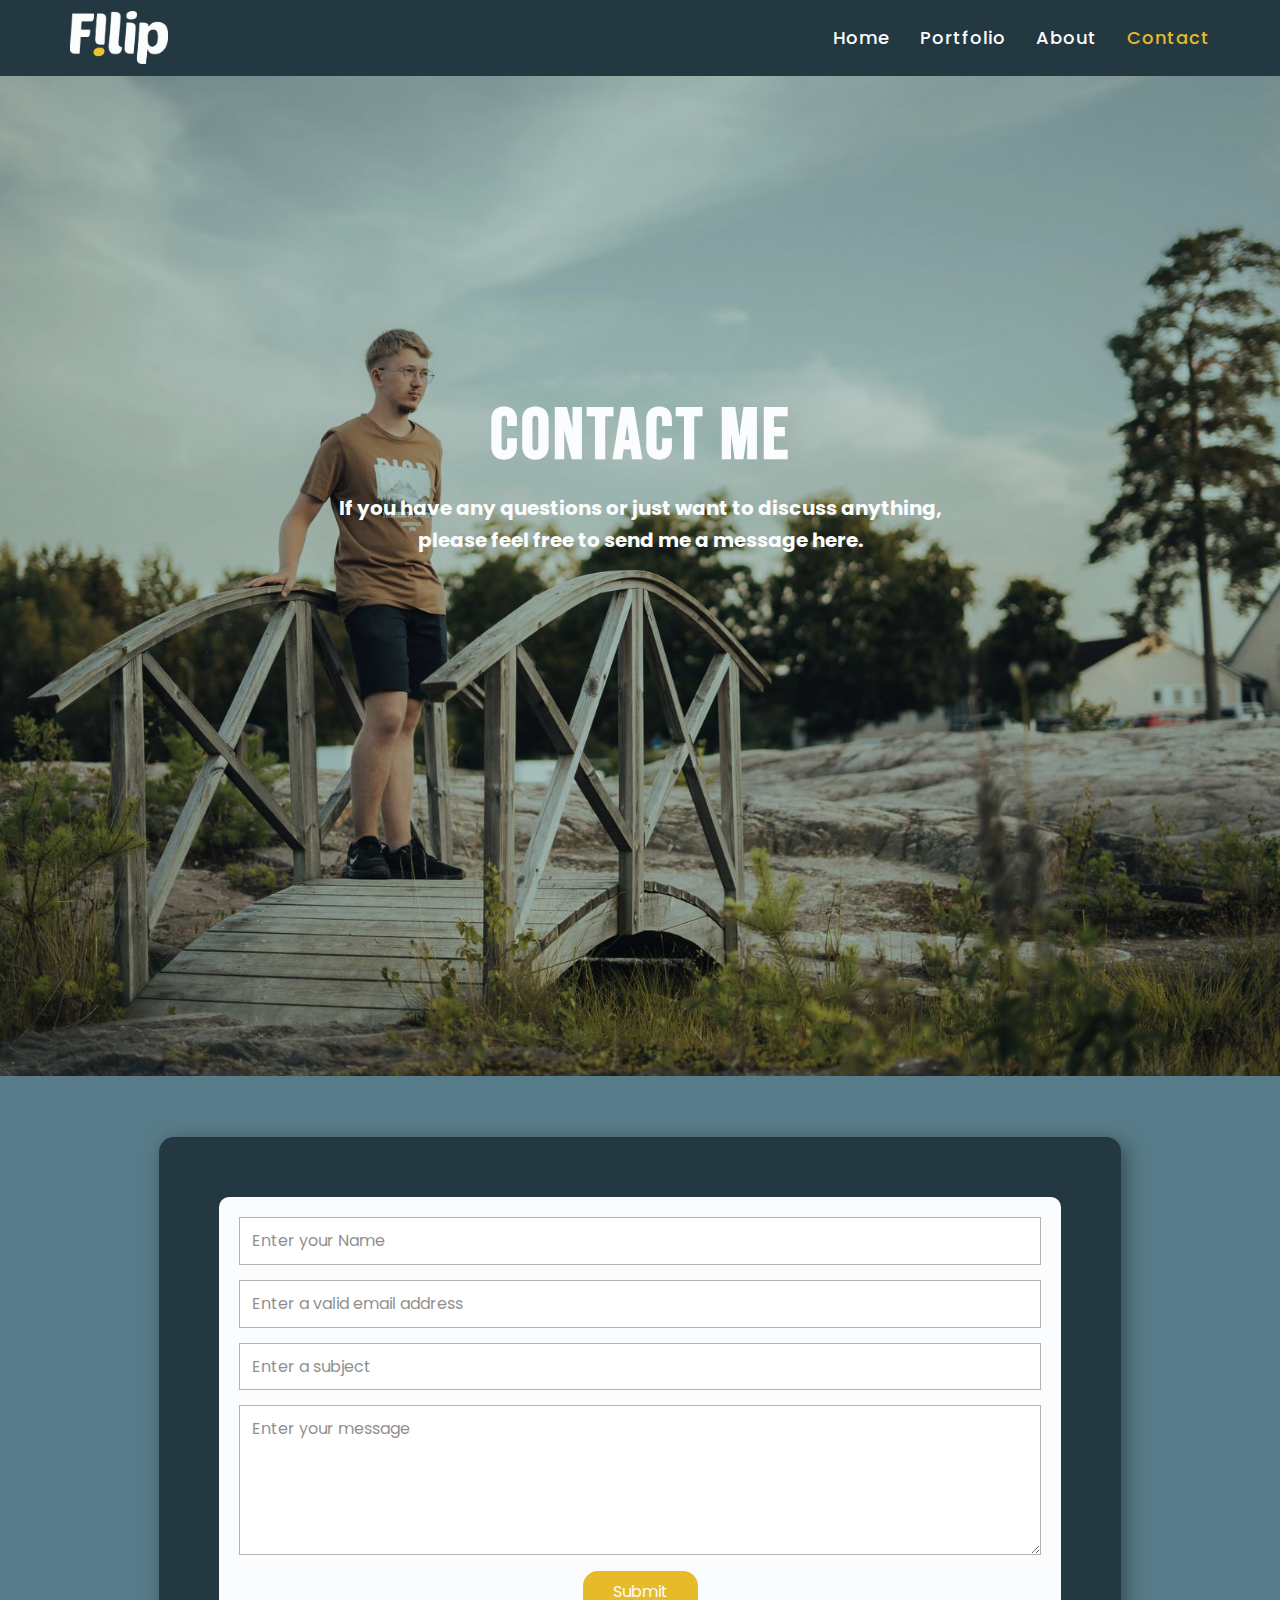
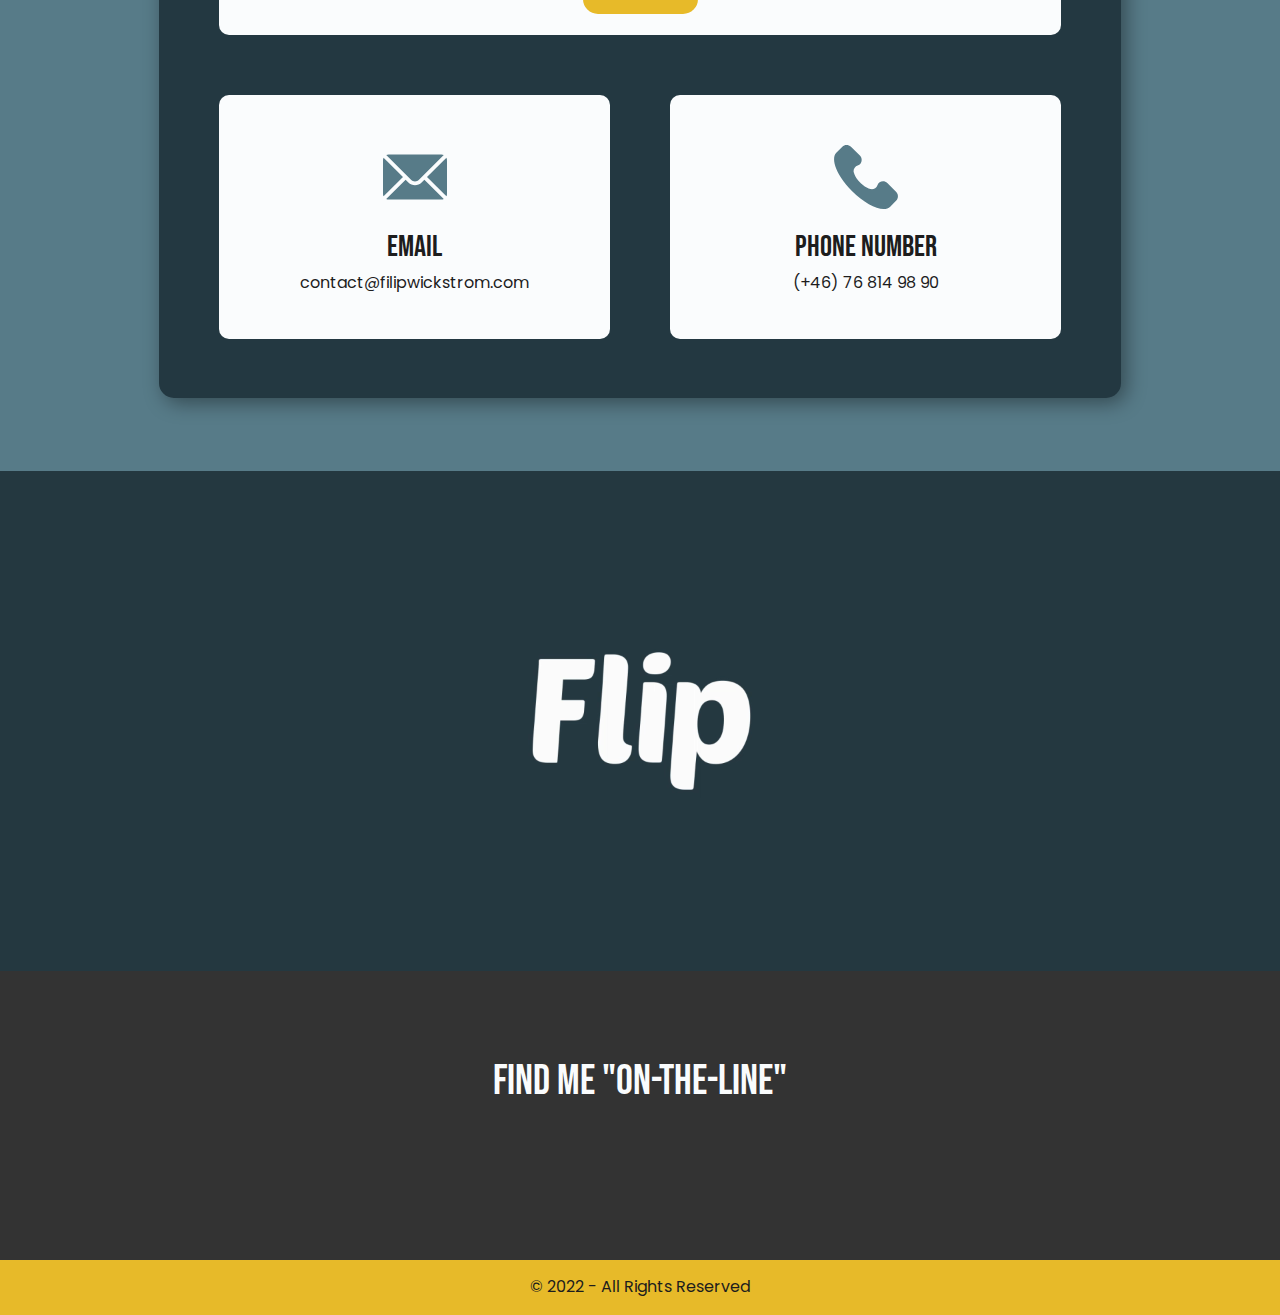
<file: Contact.html>
<!DOCTYPE html>
<html style="font-size: 16px;" lang="en"><head>
    <meta name="viewport" content="width=device-width, initial-scale=1.0">
    <meta charset="utf-8">
    <meta name="keywords" content="">
    <meta name="description" content="">
    <title>Contact</title>
    <link rel="stylesheet" href="nicepage.css" media="screen">
<link rel="stylesheet" href="Contact.css" media="screen">
    <script class="u-script" type="text/javascript" src="jquery.js" defer=""></script>
    <script class="u-script" type="text/javascript" src="nicepage.js" defer=""></script>
    <link id="u-theme-google-font" rel="stylesheet" href="fonts.css">
    <link id="u-page-google-font" rel="stylesheet" href="Contact-fonts.css">
    
    
    
    <script type="application/ld+json">{
		"@context": "http://schema.org",
		"@type": "Organization",
		"name": "FilipWickstrom",
		"logo": "images/logo_high.png",
		"sameAs": [
				"https://www.linkedin.com/in/filipwickstrom/",
				"https://github.com/FilipWickstrom",
				"https://www.youtube.com/channel/UCY2NhXNVXER5ycA9Xk-H4nQ",
				"https://www.instagram.com/filipwickstrom/"
		]
}</script>
    <meta name="theme-color" content="#fafcfd">
    <meta property="og:title" content="Contact">
    <meta property="og:description" content="">
    <meta property="og:type" content="website">
  </head>
  <body class="u-body u-xl-mode" data-lang="en"><header class="u-align-right u-clearfix u-header u-palette-3-base u-header" id="sec-3764"><div class="u-clearfix u-sheet u-valign-middle u-sheet-1">
        <a href="Home.html" class="u-image u-logo u-image-1" title="Home" data-image-width="4142" data-image-height="2256">
          <img src="images/logo_high.png" class="u-logo-image u-logo-image-1">
        </a>
        <nav class="u-align-right u-menu u-menu-one-level u-menu-open-right u-offcanvas u-menu-1" data-responsive-from="SM">
          <div class="menu-collapse" style="font-size: 1.125rem; font-weight: 500; letter-spacing: 1px;">
            <a class="u-button-style u-custom-active-border-color u-custom-active-color u-custom-border u-custom-border-color u-custom-borders u-custom-hover-border-color u-custom-hover-color u-custom-left-right-menu-spacing u-custom-padding-bottom u-custom-text-active-color u-custom-text-color u-custom-text-decoration u-custom-text-hover-color u-custom-top-bottom-menu-spacing u-file-icon u-nav-link u-text-active-palette-1-base u-text-hover-palette-2-base u-file-icon-1" href="#">
              <img src="images/hamburger_new.png" alt="">
            </a>
          </div>
          <div class="u-custom-menu u-nav-container">
            <ul class="u-custom-font u-nav u-spacing-30 u-text-font u-unstyled u-nav-1"><li class="u-nav-item"><a class="u-border-active-palette-1-base u-border-hover-palette-1-base u-button-style u-nav-link u-text-hover-palette-4-base" href="Home.html" style="padding: 6px 0px;">Home</a>
</li><li class="u-nav-item"><a class="u-border-active-palette-1-base u-border-hover-palette-1-base u-button-style u-nav-link u-text-hover-palette-4-base" href="Portfolio.html" style="padding: 6px 0px;">Portfolio</a>
</li><li class="u-nav-item"><a class="u-border-active-palette-1-base u-border-hover-palette-1-base u-button-style u-nav-link u-text-hover-palette-4-base" href="About.html" style="padding: 6px 0px;">About</a>
</li><li class="u-nav-item"><a class="u-border-active-palette-1-base u-border-hover-palette-1-base u-button-style u-nav-link u-text-hover-palette-4-base" href="Contact.html" style="padding: 6px 0px;">Contact</a>
</li></ul>
          </div>
          <div class="u-custom-menu u-nav-container-collapse">
            <div class="u-container-style u-expanded-width-md u-expanded-width-sm u-expanded-width-xs u-inner-container-layout u-opacity u-opacity-85 u-palette-2-dark-1 u-sidenav u-sidenav-1" data-offcanvas-width="280">
              <div class="u-inner-container-layout u-sidenav-overflow">
                <div class="u-menu-close"></div>
                <ul class="u-align-center u-custom-font u-heading-font u-menu-one-level u-nav u-popupmenu-items u-spacing-15 u-text-hover-palette-3-base u-unstyled u-nav-2"><li class="u-nav-item"><a class="u-button-style u-nav-link" href="Home.html">Home</a>
</li><li class="u-nav-item"><a class="u-button-style u-nav-link" href="Portfolio.html">Portfolio</a>
</li><li class="u-nav-item"><a class="u-button-style u-nav-link" href="About.html">About</a>
</li><li class="u-nav-item"><a class="u-button-style u-nav-link" href="Contact.html">Contact</a>
</li></ul>
              </div>
            </div>
            <div class="u-black u-menu-overlay u-opacity u-opacity-70"></div>
          </div>
        </nav>
      </div></header> 
    <section class="skrollable u-align-center u-clearfix u-image u-shading u-section-1" src="" id="sec-2f11" data-image-width="1920" data-image-height="1280">
      <div class="u-clearfix u-sheet u-sheet-1">
        <h1 class="u-text u-text-default u-title u-text-1">Contact me</h1>
        <p class="u-align-center u-large-text u-text u-text-variant u-text-2"> If you have any questions or just want to discuss anything, please feel free to send me a message here.</p>
      </div>
    </section>
    <section class="skrollable u-clearfix u-palette-5-base u-section-2" id="sec-4aeb">
      <div class="u-clearfix u-sheet u-valign-middle-md u-valign-middle-sm u-valign-middle-xs u-sheet-1">
        <div class="u-align-center-xs u-container-style u-group u-palette-3-base u-radius-15 u-shape-round u-group-1">
          <div class="u-container-layout u-valign-top u-container-layout-1">
            <div class="u-align-center u-expanded-width-sm u-expanded-width-xs u-form u-palette-1-base u-radius-10 u-form-1">
              <form action="https://formspree.io/f/xgedzjwq" method="POST" class="u-clearfix u-form-custom-backend u-form-spacing-15 u-form-vertical u-inner-form" style="padding: 20px;" source="custom" name="form" redirect="true">
                <div class="u-form-group u-form-name u-label-none">
                  <label for="name-3b9a" class="u-label">Name</label>
                  <input type="text" placeholder="Enter your Name" id="name-3b9a" name="name" class="u-border-1 u-border-grey-30 u-input u-input-rectangle u-white" required="">
                </div>
                <div class="u-form-email u-form-group u-label-none">
                  <label for="email-3b9a" class="u-label">Email</label>
                  <input type="email" placeholder="Enter a valid email address" id="email-3b9a" name="email" class="u-border-1 u-border-grey-30 u-input u-input-rectangle u-white" required="">
                </div>
                <div class="u-form-group u-label-none u-form-group-3">
                  <label for="text-53a3" class="u-label">Subject</label>
                  <input type="text" placeholder="Enter a subject" id="text-53a3" name="subject" class="u-border-1 u-border-grey-30 u-input u-input-rectangle u-white" required="required">
                </div>
                <div class="u-form-group u-form-message u-label-none">
                  <label for="message-3b9a" class="u-label">Message</label>
                  <textarea placeholder="Enter your message" rows="5" cols="50" id="message-3b9a" name="message" class="u-border-1 u-border-grey-30 u-input u-input-rectangle u-white" required="" maxlength="100"></textarea>
                </div>
                <div class="u-align-center u-form-group u-form-submit u-label-none">
                  <a href="#" class="u-btn u-btn-submit u-button-style u-text-body-alt-color u-text-hover-black">Submit</a>
                  <input type="submit" value="submit" class="u-form-control-hidden">
                </div>
                <div class="u-form-send-message u-form-send-success"> Thank you! Your message has been sent. </div>
                <div class="u-form-send-error u-form-send-message"> Unable to send your message. Please fix errors then try again. </div>
                <input type="hidden" value="" name="recaptchaResponse">
              </form>
            </div>
            <div class="u-expanded-width u-list u-list-1">
              <div class="u-repeater u-repeater-1">
                <div class="u-container-style u-hover-feature u-list-item u-palette-1-base u-radius-10 u-repeater-item u-shape-round u-list-item-1" data-href="mailto:contact@filipwickstrom.com?subject=Your%20subject%3F">
                  <div class="u-container-layout u-similar-container u-container-layout-2"><span class="u-icon u-icon-circle u-text-palette-5-base u-icon-1"><svg class="u-svg-link" preserveAspectRatio="xMidYMin slice" viewBox="0 0 512 512" style=""><use xmlns:xlink="http://www.w3.org/1999/xlink" xlink:href="#svg-0f34"></use></svg><svg class="u-svg-content" viewBox="0 0 512 512" x="0px" y="0px" id="svg-0f34" style="enable-background:new 0 0 512 512;"><g><g><path d="M507.49,101.721L352.211,256L507.49,410.279c2.807-5.867,4.51-12.353,4.51-19.279V121    C512,114.073,510.297,107.588,507.49,101.721z"></path>
</g>
</g><g><g><path d="M467,76H45c-6.927,0-13.412,1.703-19.279,4.51l198.463,197.463c17.548,17.548,46.084,17.548,63.632,0L486.279,80.51    C480.412,77.703,473.927,76,467,76z"></path>
</g>
</g><g><g><path d="M4.51,101.721C1.703,107.588,0,114.073,0,121v270c0,6.927,1.703,13.413,4.51,19.279L159.789,256L4.51,101.721z"></path>
</g>
</g><g><g><path d="M331,277.211l-21.973,21.973c-29.239,29.239-76.816,29.239-106.055,0L181,277.211L25.721,431.49    C31.588,434.297,38.073,436,45,436h422c6.927,0,13.412-1.703,19.279-4.51L331,277.211z"></path>
</g>
</g></svg></span>
                    <h3 class="u-align-center u-text u-text-1">Email</h3>
                    <p class="u-align-center u-text u-text-2">contact@filipwickstrom.com</p>
                  </div>
                </div>
                <div class="u-container-style u-hover-feature u-list-item u-palette-1-base u-radius-10 u-repeater-item u-shape-round u-list-item-2" data-href="tel:+46768149890">
                  <div class="u-container-layout u-similar-container u-container-layout-3"><span class="u-icon u-icon-circle u-text-palette-5-base u-icon-2"><svg class="u-svg-link" preserveAspectRatio="xMidYMin slice" viewBox="0 0 513.64 513.64" style=""><use xmlns:xlink="http://www.w3.org/1999/xlink" xlink:href="#svg-6a7e"></use></svg><svg class="u-svg-content" viewBox="0 0 513.64 513.64" x="0px" y="0px" id="svg-6a7e" style="enable-background:new 0 0 513.64 513.64;"><g><g><path d="M499.66,376.96l-71.68-71.68c-25.6-25.6-69.12-15.359-79.36,17.92c-7.68,23.041-33.28,35.841-56.32,30.72    c-51.2-12.8-120.32-79.36-133.12-133.12c-7.68-23.041,7.68-48.641,30.72-56.32c33.28-10.24,43.52-53.76,17.92-79.36l-71.68-71.68    c-20.48-17.92-51.2-17.92-69.12,0l-48.64,48.64c-48.64,51.2,5.12,186.88,125.44,307.2c120.32,120.32,256,176.641,307.2,125.44    l48.64-48.64C517.581,425.6,517.581,394.88,499.66,376.96z"></path>
</g>
</g></svg></span>
                    <h3 class="u-align-center u-text u-text-3">phone number</h3>
                    <p class="u-align-center u-text u-text-4">(+46) 76 814 98 90</p>
                  </div>
                </div>
              </div>
            </div>
          </div>
        </div>
      </div>
      
      
    </section>
    
    
    <footer class="u-clearfix u-footer u-grey-80 u-footer" id="sec-be3e"><div class="u-container-style u-expanded-width u-group u-uploaded-video u-video u-video-1">
        <div class="u-background-video u-expanded" style="">
          <div class="embed-responsive">
            <video class="embed-responsive-item" data-autoplay="1" loop="" muted="1" autoplay="autoplay" playsinline="">
              <source src="files/logo-animation_small.mp4" type="video/mp4">
              <p>Your browser does not support HTML5 video.</p>
            </video>
          </div>
        </div>
        <div class="u-container-layout u-container-layout-1"></div>
      </div><p class="u-custom-font u-heading-font u-text u-text-default u-text-1">Find me "on-the-line"</p><div class="u-social-icons u-spacing-20 u-social-icons-1" data-animation-name="flipIn" data-animation-duration="1500" data-animation-delay="0" data-animation-direction="X">
        <a class="u-social-url" title="linkedin" target="_blank" href="https://www.linkedin.com/in/filipwickstrom/"><span class="u-file-icon u-icon u-social-icon u-social-linkedin u-text-palette-1-base u-icon-1"><img src="images/1384014-02640b54.png" alt=""></span>
        </a>
        <a class="u-social-url" target="_blank" data-type="Github" title="Github" href="https://github.com/FilipWickstrom"><span class="u-file-icon u-icon u-social-github u-social-icon u-text-palette-1-base u-icon-2"><img src="images/733609-32c05ddf.png" alt=""></span>
        </a>
        <a class="u-social-url" target="_blank" data-type="YouTube" title="YouTube" href="https://www.youtube.com/channel/UCY2NhXNVXER5ycA9Xk-H4nQ"><span class="u-file-icon u-icon u-social-icon u-social-youtube u-text-palette-1-base u-icon-3"><img src="images/49411-fff3be94.png" alt=""></span>
        </a>
        <a class="u-social-url" target="_blank" data-type="Instagram" title="Instagram" href="https://www.instagram.com/filipwickstrom/"><span class="u-file-icon u-icon u-social-icon u-social-instagram u-text-palette-1-base u-icon-4"><img src="images/1384015-1f207df2.png" alt=""></span>
        </a>
      </div><div class="u-container-style u-expanded-width u-group u-palette-4-base u-shape-rectangle u-group-2">
        <div class="u-container-layout u-valign-middle u-container-layout-2">
          <p class="u-align-center u-text u-text-default u-text-2"> ©&nbsp;2022 - All Rights Reserved</p>
        </div>
      </div></footer>
  
</body></html>
</file>
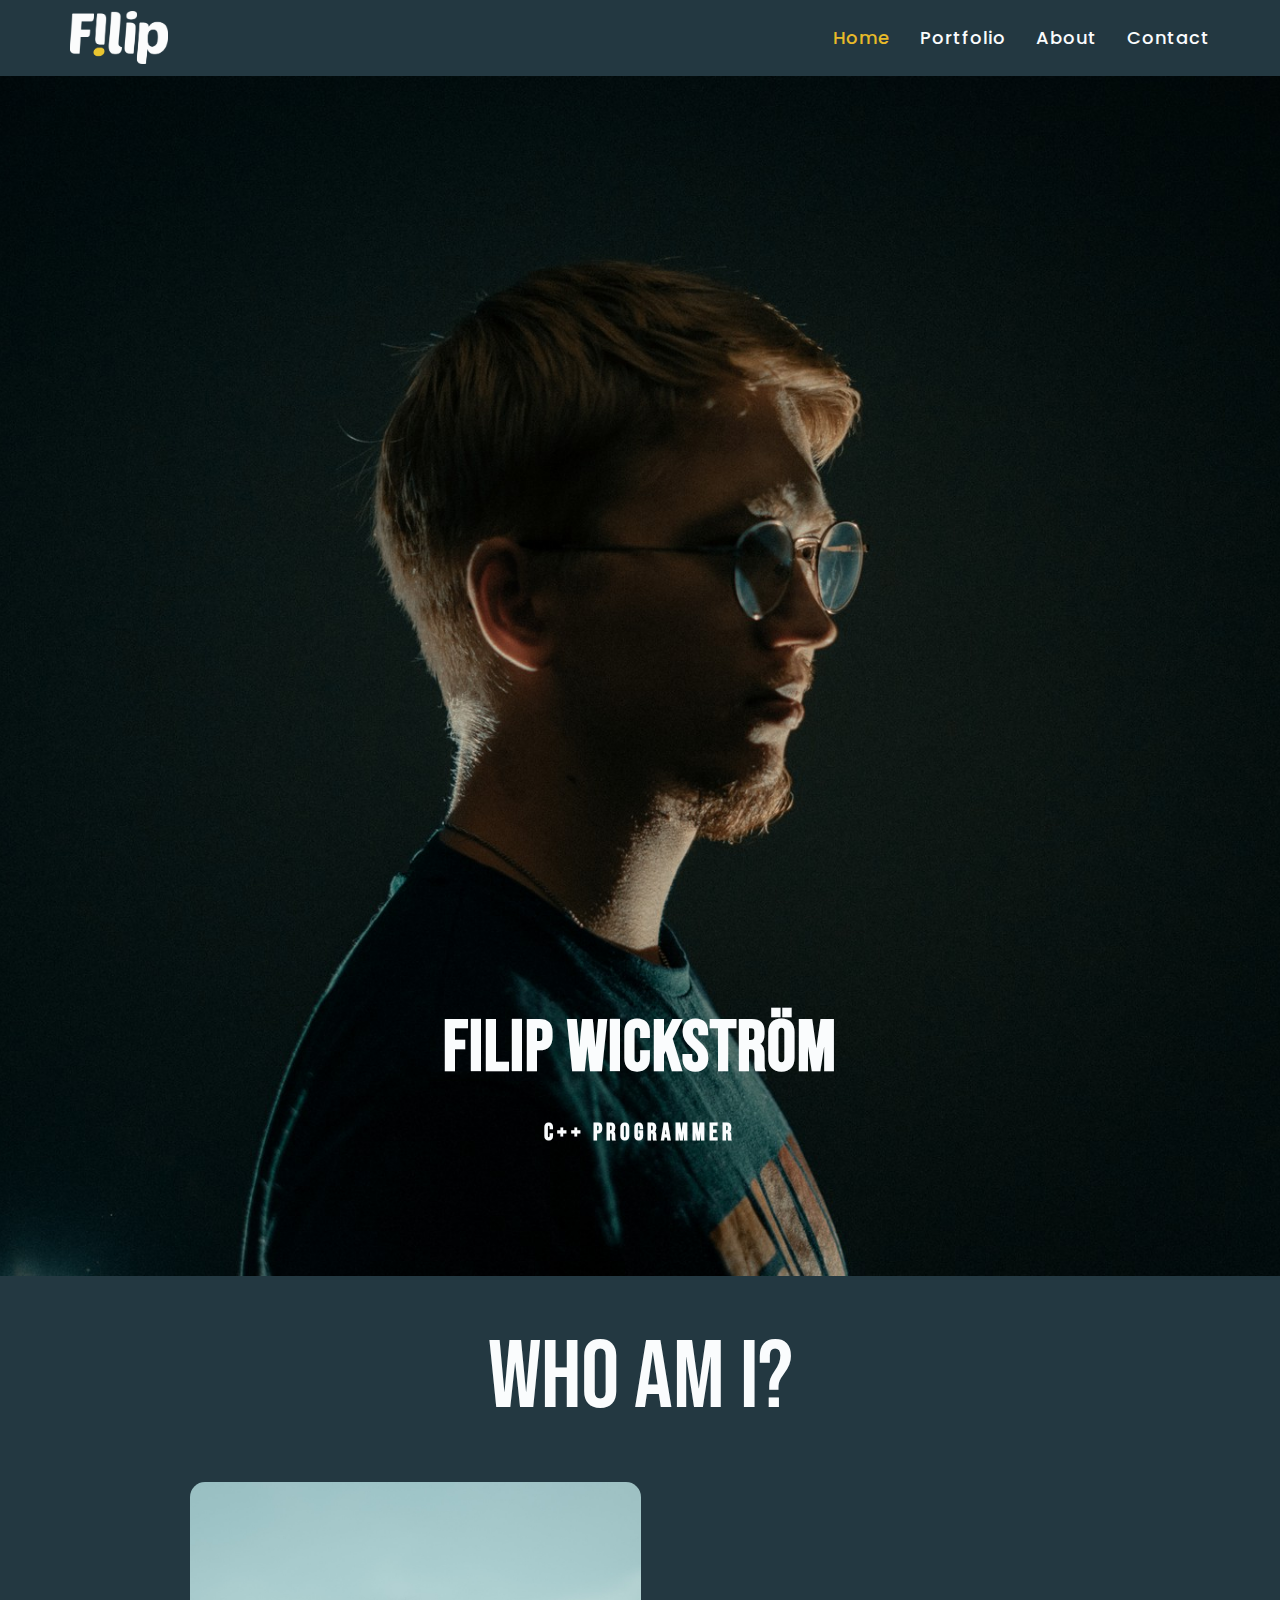
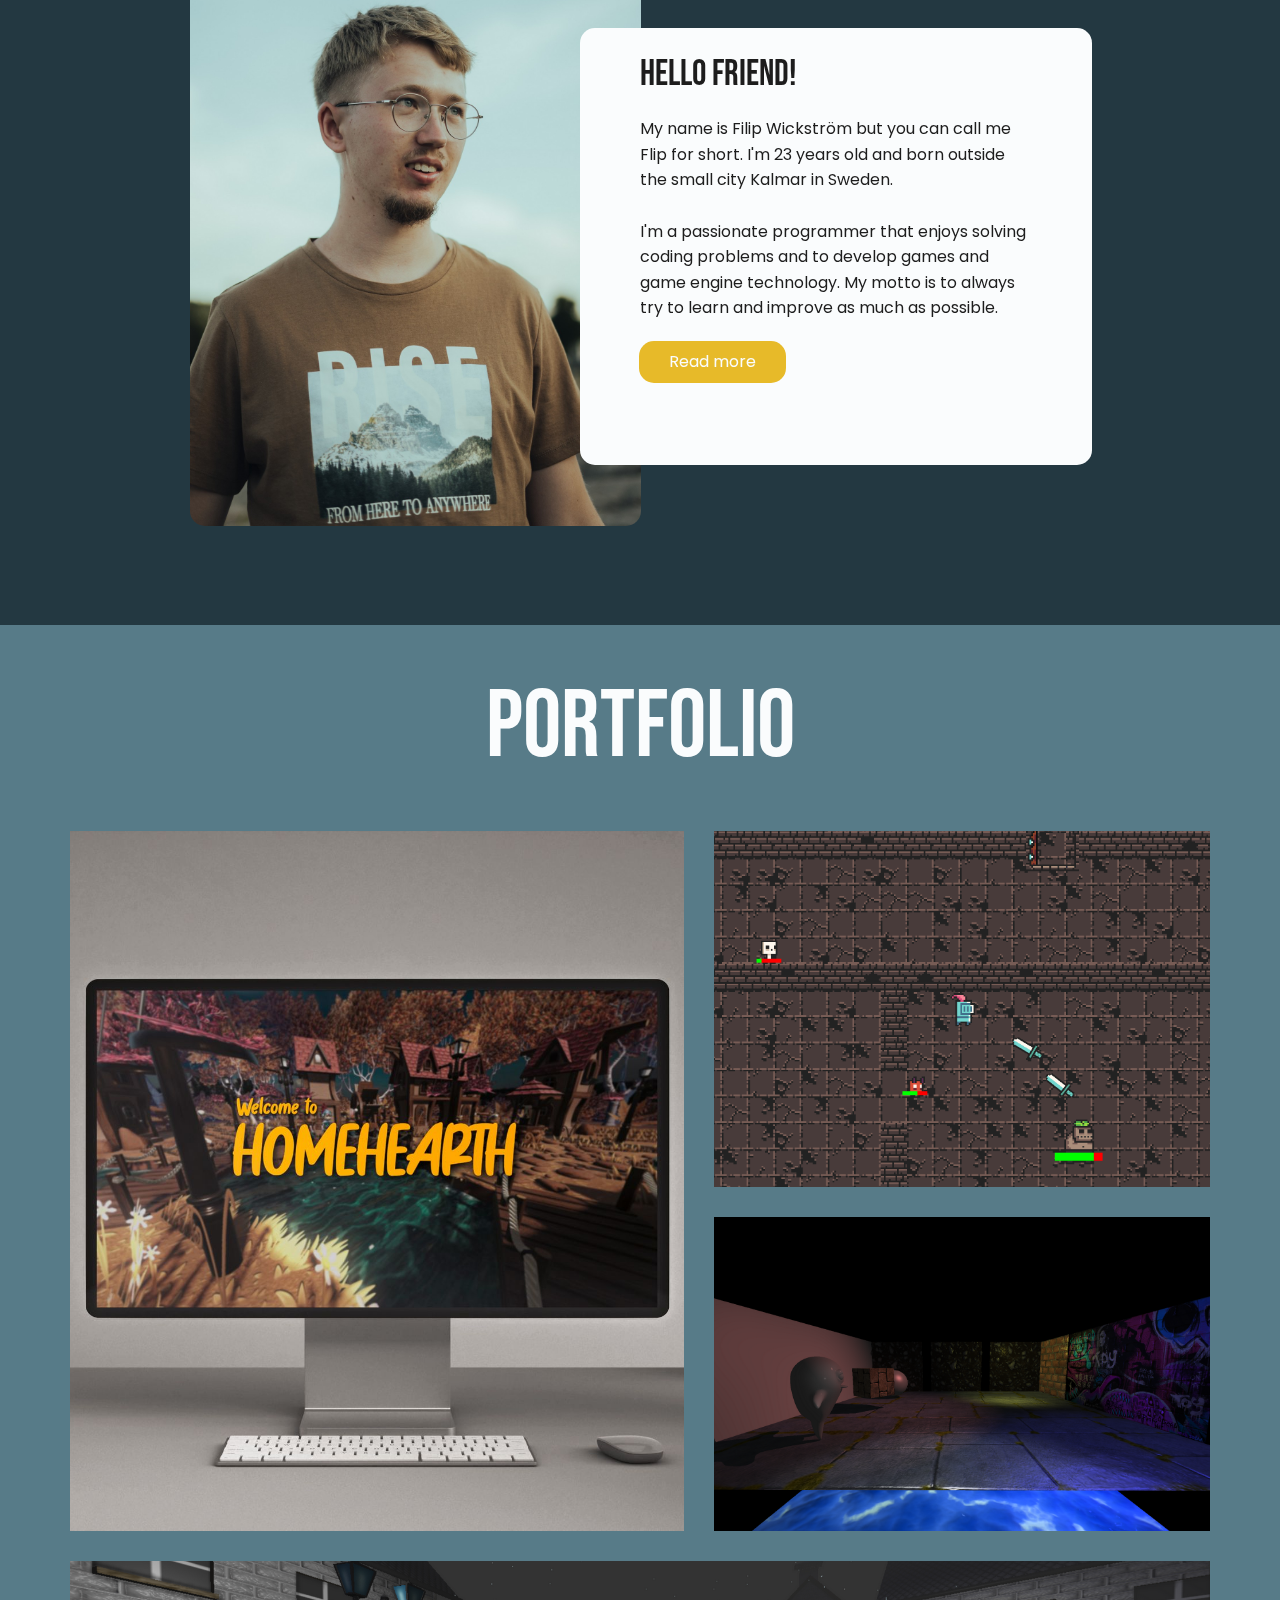
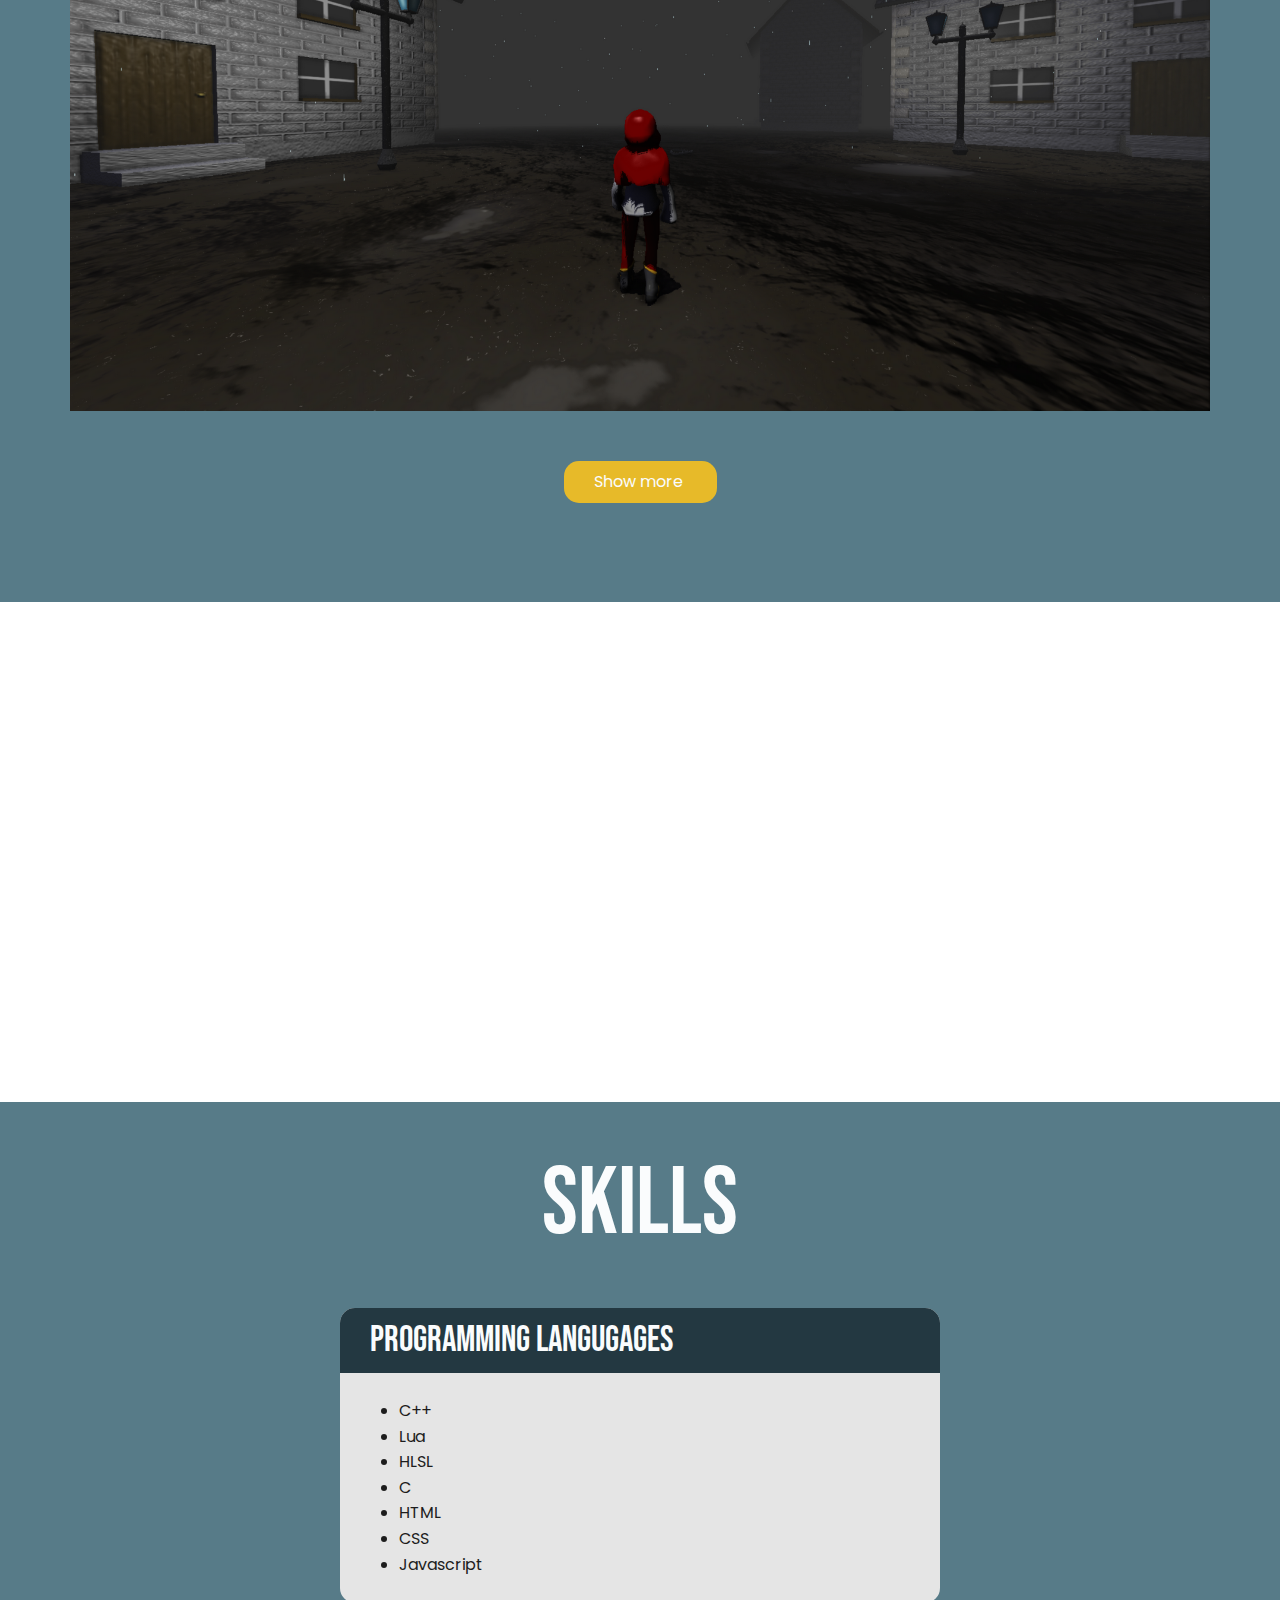
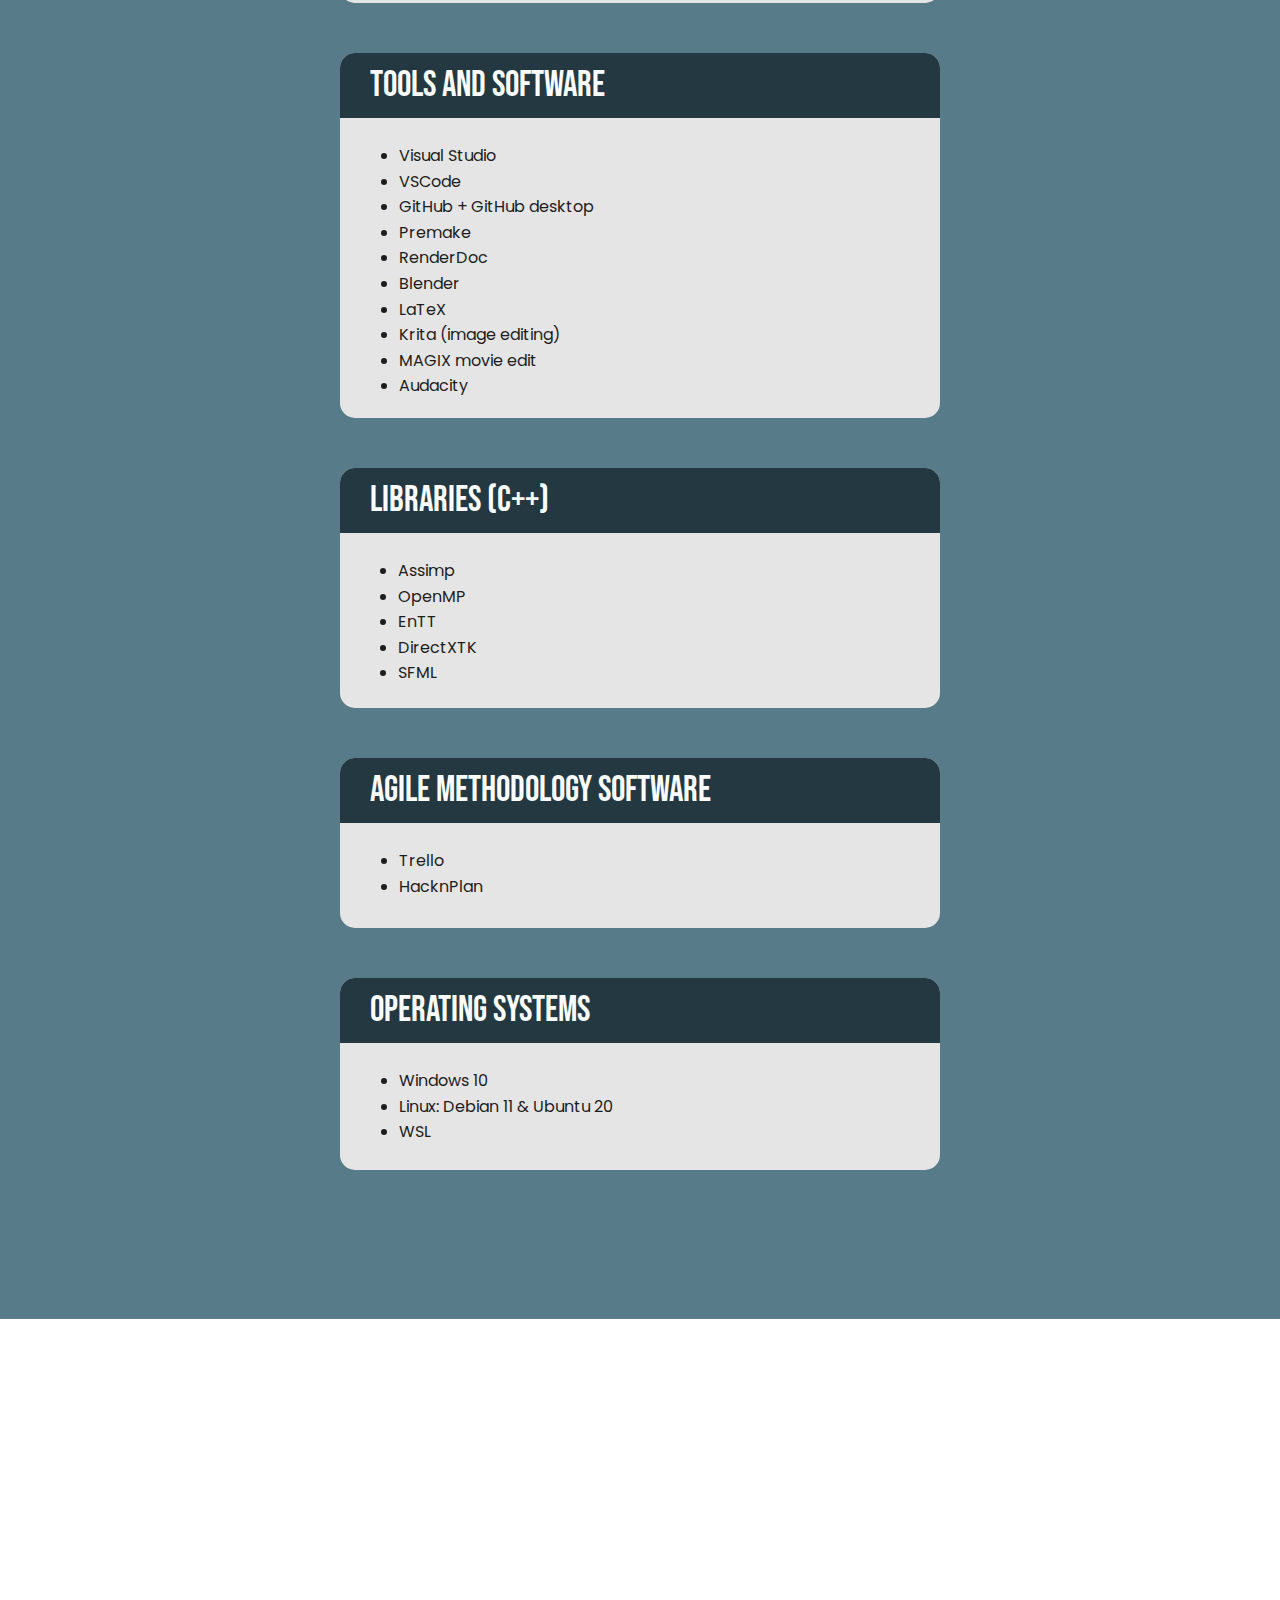
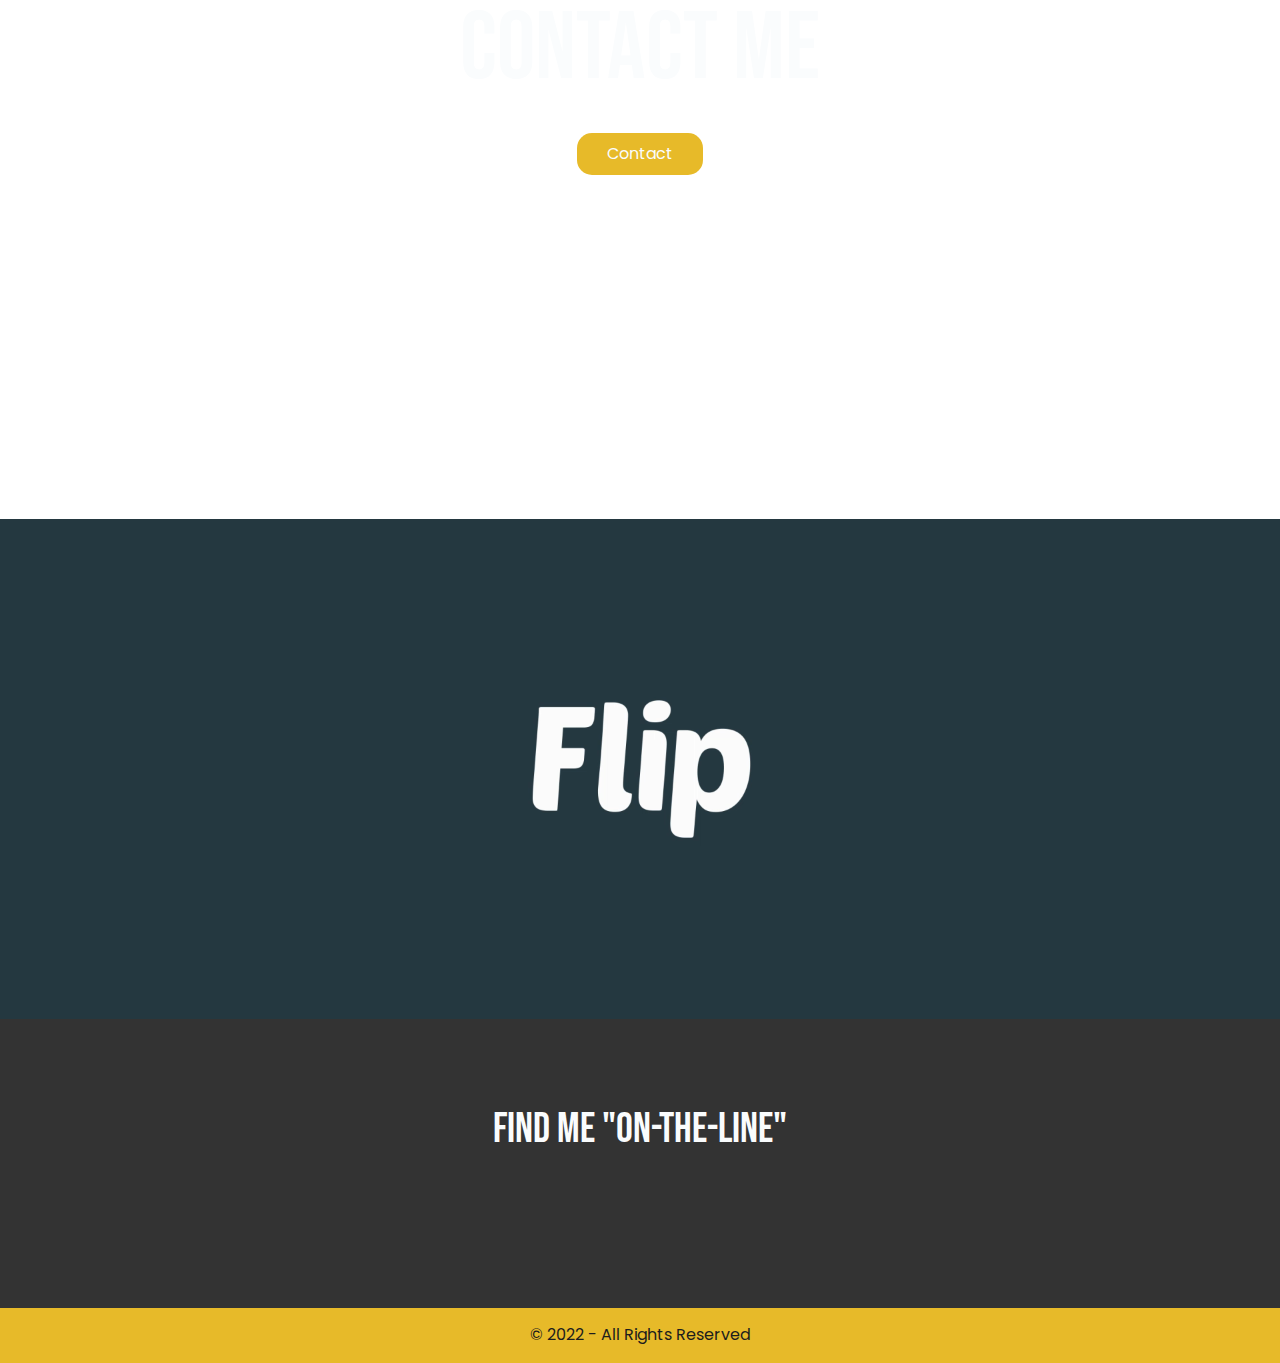
<file: Home.html>
<!DOCTYPE html>
<html style="font-size: 16px;" lang="en"><head>
    <meta name="viewport" content="width=device-width, initial-scale=1.0">
    <meta charset="utf-8">
    <meta name="keywords" content="Caring for, THE FOREST, ​Help us to look after our forests, ​Forestry
technique, ​Forest wildlifeand hunting, ​Caring for forest to benefit nature and people">
    <meta name="description" content="">
    <title>Home</title>
    <link rel="stylesheet" href="nicepage.css" media="screen">
<link rel="stylesheet" href="Home.css" media="screen">
    <script class="u-script" type="text/javascript" src="jquery.js" defer=""></script>
    <script class="u-script" type="text/javascript" src="nicepage.js" defer=""></script>
    <script> void toggleVisibility(blockID)
{
	var block = document.getElementById(blockID);
	if (block.style.display === "none") 
    	block.style.display = "block";
	else 
		block.style.display = "none";
} </script>
    
    <link id="u-theme-google-font" rel="stylesheet" href="fonts.css">
    <link id="u-page-google-font" rel="stylesheet" href="Home-fonts.css">
    
    
    
    
    
    
    
    <script type="application/ld+json">{
		"@context": "http://schema.org",
		"@type": "Organization",
		"name": "FilipWickstrom",
		"logo": "images/logo_high.png",
		"sameAs": [
				"https://www.linkedin.com/in/filipwickstrom/",
				"https://github.com/FilipWickstrom",
				"https://www.youtube.com/channel/UCY2NhXNVXER5ycA9Xk-H4nQ",
				"https://www.instagram.com/filipwickstrom/"
		]
}</script>
    <meta name="theme-color" content="#fafcfd">
    <meta property="og:title" content="Home">
    <meta property="og:description" content="">
    <meta property="og:type" content="website">
  </head>
  <body class="u-body u-xl-mode" data-lang="en"><header class="u-align-right u-clearfix u-header u-palette-3-base u-header" id="sec-3764"><div class="u-clearfix u-sheet u-valign-middle u-sheet-1">
        <a href="Home.html" class="u-image u-logo u-image-1" title="Home" data-image-width="4142" data-image-height="2256">
          <img src="images/logo_high.png" class="u-logo-image u-logo-image-1">
        </a>
        <nav class="u-align-right u-menu u-menu-one-level u-menu-open-right u-offcanvas u-menu-1" data-responsive-from="SM">
          <div class="menu-collapse" style="font-size: 1.125rem; font-weight: 500; letter-spacing: 1px;">
            <a class="u-button-style u-custom-active-border-color u-custom-active-color u-custom-border u-custom-border-color u-custom-borders u-custom-hover-border-color u-custom-hover-color u-custom-left-right-menu-spacing u-custom-padding-bottom u-custom-text-active-color u-custom-text-color u-custom-text-decoration u-custom-text-hover-color u-custom-top-bottom-menu-spacing u-file-icon u-nav-link u-text-active-palette-1-base u-text-hover-palette-2-base u-file-icon-1" href="#">
              <img src="images/hamburger_new.png" alt="">
            </a>
          </div>
          <div class="u-custom-menu u-nav-container">
            <ul class="u-custom-font u-nav u-spacing-30 u-text-font u-unstyled u-nav-1"><li class="u-nav-item"><a class="u-border-active-palette-1-base u-border-hover-palette-1-base u-button-style u-nav-link u-text-hover-palette-4-base" href="Home.html" style="padding: 6px 0px;">Home</a>
</li><li class="u-nav-item"><a class="u-border-active-palette-1-base u-border-hover-palette-1-base u-button-style u-nav-link u-text-hover-palette-4-base" href="Portfolio.html" style="padding: 6px 0px;">Portfolio</a>
</li><li class="u-nav-item"><a class="u-border-active-palette-1-base u-border-hover-palette-1-base u-button-style u-nav-link u-text-hover-palette-4-base" href="About.html" style="padding: 6px 0px;">About</a>
</li><li class="u-nav-item"><a class="u-border-active-palette-1-base u-border-hover-palette-1-base u-button-style u-nav-link u-text-hover-palette-4-base" href="Contact.html" style="padding: 6px 0px;">Contact</a>
</li></ul>
          </div>
          <div class="u-custom-menu u-nav-container-collapse">
            <div class="u-container-style u-expanded-width-md u-expanded-width-sm u-expanded-width-xs u-inner-container-layout u-opacity u-opacity-85 u-palette-2-dark-1 u-sidenav u-sidenav-1" data-offcanvas-width="280">
              <div class="u-inner-container-layout u-sidenav-overflow">
                <div class="u-menu-close"></div>
                <ul class="u-align-center u-custom-font u-heading-font u-menu-one-level u-nav u-popupmenu-items u-spacing-15 u-text-hover-palette-3-base u-unstyled u-nav-2"><li class="u-nav-item"><a class="u-button-style u-nav-link" href="Home.html">Home</a>
</li><li class="u-nav-item"><a class="u-button-style u-nav-link" href="Portfolio.html">Portfolio</a>
</li><li class="u-nav-item"><a class="u-button-style u-nav-link" href="About.html">About</a>
</li><li class="u-nav-item"><a class="u-button-style u-nav-link" href="Contact.html">Contact</a>
</li></ul>
              </div>
            </div>
            <div class="u-black u-menu-overlay u-opacity u-opacity-70"></div>
          </div>
        </nav>
      </div></header>
    <section class="skrollable u-align-center u-clearfix u-image u-section-1" src="" id="carousel_deab" data-image-width="6000" data-image-height="4000">
      <div class="u-clearfix u-sheet u-sheet-1">
        <h1 class="u-color-scheme-u10 u-color-style-multicolor-1 u-text u-text-body-alt-color u-title u-text-1">FIlip wickström</h1>
        <div id="carousel-5989" data-interval="5000" data-u-ride="carousel" class="u-carousel u-carousel-duration-500 u-carousel-left u-expanded-width u-slider u-slider-1" data-pause="false">
          <ol class="u-absolute-hcenter u-carousel-indicators u-hidden u-carousel-indicators-1">
            <li data-u-target="#carousel-5989" class="u-active u-grey-30" data-u-slide-to="0"></li>
            <li data-u-target="#carousel-5989" class="u-grey-30" data-u-slide-to="1"></li>
            <li data-u-target="#carousel-5989" class="u-grey-30" data-u-slide-to="2"></li>
          </ol>
          <div class="u-carousel-inner" role="listbox">
            <div class="u-active u-carousel-item u-container-style u-slide u-carousel-item-1">
              <div class="u-container-layout u-valign-top u-container-layout-1">
                <h2 class="u-align-center u-text u-text-body-alt-color u-text-2">C++ Programmer<span style="font-weight: 400;"></span>
                </h2>
              </div>
            </div>
            <div class="u-carousel-item u-container-style u-slide u-carousel-item-2">
              <div class="u-container-layout u-valign-middle u-container-layout-2">
                <h2 class="u-align-center u-text u-text-body-alt-color u-text-3">Game Programmer</h2>
              </div>
            </div>
            <div class="u-carousel-item u-container-style u-slide u-carousel-item-3">
              <div class="u-container-layout u-valign-middle u-container-layout-3">
                <h2 class="u-align-center u-text u-text-body-alt-color u-text-4">Game Developer</h2>
              </div>
            </div>
          </div>
          <a class="u-absolute-vcenter u-carousel-control u-carousel-control-prev u-hidden u-carousel-control-1" href="#carousel-5989" role="button" data-u-slide="prev">
            <span aria-hidden="true">
              <svg viewBox="0 0 477.175 477.175"><path d="M145.188,238.575l215.5-215.5c5.3-5.3,5.3-13.8,0-19.1s-13.8-5.3-19.1,0l-225.1,225.1c-5.3,5.3-5.3,13.8,0,19.1l225.1,225
                    c2.6,2.6,6.1,4,9.5,4s6.9-1.3,9.5-4c5.3-5.3,5.3-13.8,0-19.1L145.188,238.575z"></path></svg>
            </span>
            <span class="sr-only">+Previous</span>
          </a>
          <a class="u-absolute-vcenter u-carousel-control u-carousel-control-next u-hidden u-text-grey-30 u-carousel-control-2" href="#carousel-5989" role="button" data-u-slide="next">
            <span aria-hidden="true">
              <svg viewBox="0 0 477.175 477.175"><path d="M360.731,229.075l-225.1-225.1c-5.3-5.3-13.8-5.3-19.1,0s-5.3,13.8,0,19.1l215.5,215.5l-215.5,215.5
                    c-5.3,5.3-5.3,13.8,0,19.1c2.6,2.6,6.1,4,9.5,4c3.4,0,6.9-1.3,9.5-4l225.1-225.1C365.931,242.875,365.931,234.275,360.731,229.075z"></path></svg>
            </span>
            <span class="sr-only">+Next</span>
          </a>
        </div>
      </div>
    </section>
    <section class="u-clearfix u-palette-3-base u-section-2" id="sec-2f3f">
      <div class="u-clearfix u-sheet u-sheet-1">
        <h1 class="u-align-center u-text u-title u-text-1">who am i?</h1>
        <div class="u-clearfix u-expanded-width-xs u-gutter-0 u-layout-wrap u-layout-wrap-1">
          <div class="u-layout">
            <div class="u-layout-row">
              <div class="u-container-style u-image u-image-round u-layout-cell u-left-cell u-radius-15 u-size-30 u-image-1" src="" data-image-width="1280" data-image-height="1920">
                <div class="u-container-layout u-container-layout-1"></div>
              </div>
              <div class="u-container-style u-layout-cell u-right-cell u-size-30 u-layout-cell-2">
                <div class="u-container-layout u-valign-bottom-xs u-container-layout-2">
                  <div class="u-container-style u-expanded-width-xs u-group u-palette-1-base u-radius-15 u-shape-round u-group-1" data-animation-name="pulse" data-animation-duration="1000" data-animation-direction="">
                    <div class="u-container-layout u-container-layout-3">
                      <h2 class="u-text u-text-default u-text-palette-2-base u-text-2">hello friend!</h2>
                      <p class="u-text u-text-default u-text-3"> My n​​​ame is Filip Wickström but you can call me Flip for short. I'm 23 years old and born outside the small city K​​almar in Sweden. <br>
                        <br>I'm a ​passionate&nbsp;programmer that enjoys solving coding problems and to develop games​​ and game engine technology. My​​ motto is to always try to learn and improve as mu​​c​​h​​ as possible​​.​​&nbsp;
                      </p>
                      <a href="About.html" class="u-border-none u-btn u-button-style u-hover-custom-color-2 u-text-hover-palette-1-base u-text-palette-1-base u-btn-1">Read more<span class="u-text-palette-1-base"></span>
                      </a>
                    </div>
                  </div>
                </div>
              </div>
            </div>
          </div>
        </div>
      </div>
    </section>
    <section class="u-clearfix u-palette-5-base u-section-3" id="sec-027d">
      <div class="u-clearfix u-sheet u-sheet-1">
        <h1 class="u-align-center u-text u-title u-text-1">portfolio</h1>
        <div class="round u-clearfix u-gutter-30 u-layout-wrap u-layout-wrap-1">
          <div class="u-gutter-0 u-layout">
            <div class="u-layout-row">
              <div class="u-size-31-sm u-size-31-xs u-size-33-lg u-size-33-xl u-size-60-md">
                <div class="u-layout-row">
                  <div class="u-align-left u-container-style u-effect-hover-zoom u-image-round u-layout-cell u-left-cell u-size-60 u-layout-cell-1" src="" data-href="Portfolio.html#section2" data-image-width="1920" data-image-height="1222">
                    <div class="u-background-effect u-expanded">
                      <div class="u-background-effect-image u-expanded u-image u-image-1" data-image-width="1920" data-image-height="1222" data-href="Portfolio.html#sec-6f29"></div>
                    </div>
                    <div class="u-container-layout u-container-layout-1" src=""></div>
                  </div>
                </div>
              </div>
              <div class="u-size-27-lg u-size-27-xl u-size-29-sm u-size-29-xs u-size-60-md">
                <div class="u-layout-col">
                  <div class="u-align-left u-container-style u-effect-hover-zoom u-image-round u-layout-cell u-right-cell u-size-40 u-layout-cell-2" data-href="Portfolio.html#section1" data-image-width="1908" data-image-height="1075">
                    <div class="u-background-effect u-expanded">
                      <div class="u-background-effect-image u-expanded u-image u-image-2" data-image-width="1908" data-image-height="1075" data-href="Portfolio.html#sec-6f29"></div>
                    </div>
                    <div class="u-container-layout u-container-layout-2"></div>
                  </div>
                  <div class="u-align-left u-container-style u-effect-hover-zoom u-layout-cell u-right-cell u-size-20 u-layout-cell-3" src="" data-image-width="1920" data-image-height="1053" data-href="Portfolio.html#section4">
                    <div class="u-background-effect u-expanded">
                      <div class="u-background-effect-image u-expanded u-image u-image-3" data-image-width="1920" data-image-height="1053"></div>
                    </div>
                    <div class="u-container-layout u-valign-middle u-container-layout-3" src=""></div>
                  </div>
                </div>
              </div>
            </div>
          </div>
        </div>
        <div class="round u-container-style u-effect-hover-zoom u-group u-image-default u-group-1" data-image-width="1920" data-image-height="1080" data-href="Portfolio.html#section3">
          <div class="u-background-effect u-expanded">
            <div class="u-background-effect-image u-expanded u-image u-image-4" data-image-width="1920" data-image-height="1080" data-href="Portfolio.html#section3"></div>
          </div>
          <div class="u-container-layout u-container-layout-4"></div>
        </div>
        <a href="Portfolio.html" class="u-border-none u-btn u-button-style u-hover-custom-color-2 u-text-hover-palette-1-base u-text-palette-1-base u-btn-1">Show more&nbsp; </a>
      </div>
    </section>
    <section class="skrollable u-clearfix u-image u-parallax u-section-4" id="sec-6756" data-image-width="1920" data-image-height="1080">
      <div class="u-clearfix u-sheet u-sheet-1"></div>
    </section>
    <section class="u-clearfix u-palette-5-base u-section-5" id="sec-fd27">
      <div class="u-align-left u-clearfix u-sheet u-sheet-1">
        <h1 class="u-align-center u-text u-title u-text-1">skills</h1>
        <div class="u-container-style u-grey-10 u-group u-radius-15 u-shape-round u-group-1">
          <div class="u-container-layout u-container-layout-1">
            <div class="u-container-style u-expanded-width u-group u-palette-3-base u-shape-round u-top-left-radius-15 u-top-right-radius-15 u-group-2">
              <div class="u-container-layout u-valign-middle u-container-layout-2">
                <h2 class="u-subtitle u-text u-text-2">programming langugages</h2>
              </div>
            </div>
            <ul class="u-text u-text-3">
              <li>C++</li>
              <li>Lua</li>
              <li>HLSL</li>
              <li>C</li>
              <li>HTML</li>
              <li>CSS</li>
              <li>Javascript</li>
            </ul>
          </div>
        </div>
        <div class="u-container-style u-grey-10 u-group u-radius-15 u-shape-round u-group-3">
          <div class="u-container-layout u-valign-top u-container-layout-3">
            <div class="u-container-style u-expanded-width u-group u-palette-3-base u-shape-round u-top-left-radius-15 u-top-right-radius-15 u-group-4">
              <div class="u-container-layout u-valign-middle u-container-layout-4">
                <h2 class="u-subtitle u-text u-text-4">tools and software</h2>
              </div>
            </div>
            <ul class="u-text u-text-5">
              <li>Visual Studio</li>
              <li>VSCode</li>
              <li>GitHub + GitHub desktop</li>
              <li>Premake</li>
              <li>RenderDoc<br>
              </li>
              <li>Blender</li>
              <li>LaTeX</li>
              <li>Krita (image editing)</li>
              <li>MAGIX movie edit</li>
              <li>Audacity</li>
            </ul>
          </div>
        </div>
        <div class="u-container-style u-grey-10 u-group u-radius-15 u-shape-round u-group-5">
          <div class="u-container-layout u-valign-top u-container-layout-5">
            <div class="u-container-style u-expanded-width u-group u-palette-3-base u-shape-round u-top-left-radius-15 u-top-right-radius-15 u-group-6">
              <div class="u-container-layout u-valign-middle u-container-layout-6">
                <h2 class="u-subtitle u-text u-text-6"> libraries (C++)</h2>
              </div>
            </div>
            <ul class="u-text u-text-7">
              <li>Assimp</li>
              <li>OpenMP</li>
              <li>EnTT</li>
              <li>DirectXTK</li>
              <li>SFML</li>
            </ul>
          </div>
        </div>
        <div class="u-container-style u-grey-10 u-group u-radius-15 u-shape-round u-group-7">
          <div class="u-container-layout u-valign-top u-container-layout-7">
            <div class="u-container-style u-expanded-width u-group u-palette-3-base u-shape-round u-top-left-radius-15 u-top-right-radius-15 u-group-8">
              <div class="u-container-layout u-valign-middle u-container-layout-8">
                <h2 class="u-subtitle u-text u-text-8"> agile methodology software</h2>
              </div>
            </div>
            <ul class="u-text u-text-9">
              <li>Trello</li>
              <li>HacknPlan</li>
            </ul>
          </div>
        </div>
        <div class="u-container-style u-grey-10 u-group u-radius-15 u-shape-round u-group-9">
          <div class="u-container-layout u-valign-top u-container-layout-9">
            <div class="u-container-style u-expanded-width u-group u-palette-3-base u-shape-round u-top-left-radius-15 u-top-right-radius-15 u-group-10">
              <div class="u-container-layout u-valign-middle u-container-layout-10">
                <h2 class="u-subtitle u-text u-text-10"> operating systems</h2>
              </div>
            </div>
            <ul class="u-text u-text-11">
              <li>Windows 10</li>
              <li>Linux: Debian 11 &amp; Ubuntu 20</li>
              <li>WSL</li>
            </ul>
          </div>
        </div>
      </div>
    </section>
    <section class="skrollable u-align-center u-clearfix u-image u-parallax u-shading u-section-6" src="" data-image-width="1920" data-image-height="1280" id="sec-b90a">
      <div class="u-clearfix u-sheet u-sheet-1">
        <h1 class="u-text u-text-default u-title u-text-1">contact me</h1>
        <a href="Contact.html" class="u-border-hover-palette-2-base u-border-none u-btn u-button-style u-hover-custom-color-2 u-text-hover-palette-1-base u-text-palette-1-base u-btn-1">Contact</a>
      </div>
    </section>
    
    
    <footer class="u-clearfix u-footer u-grey-80 u-footer" id="sec-be3e"><div class="u-container-style u-expanded-width u-group u-uploaded-video u-video u-video-1">
        <div class="u-background-video u-expanded" style="">
          <div class="embed-responsive">
            <video class="embed-responsive-item" data-autoplay="1" loop="" muted="1" autoplay="autoplay" playsinline="">
              <source src="files/logo-animation_small.mp4" type="video/mp4">
              <p>Your browser does not support HTML5 video.</p>
            </video>
          </div>
        </div>
        <div class="u-container-layout u-container-layout-1"></div>
      </div><p class="u-custom-font u-heading-font u-text u-text-default u-text-1">Find me "on-the-line"</p><div class="u-social-icons u-spacing-20 u-social-icons-1" data-animation-name="flipIn" data-animation-duration="1500" data-animation-delay="0" data-animation-direction="X">
        <a class="u-social-url" title="linkedin" target="_blank" href="https://www.linkedin.com/in/filipwickstrom/"><span class="u-file-icon u-icon u-social-icon u-social-linkedin u-text-palette-1-base u-icon-1"><img src="images/1384014-02640b54.png" alt=""></span>
        </a>
        <a class="u-social-url" target="_blank" data-type="Github" title="Github" href="https://github.com/FilipWickstrom"><span class="u-file-icon u-icon u-social-github u-social-icon u-text-palette-1-base u-icon-2"><img src="images/733609-32c05ddf.png" alt=""></span>
        </a>
        <a class="u-social-url" target="_blank" data-type="YouTube" title="YouTube" href="https://www.youtube.com/channel/UCY2NhXNVXER5ycA9Xk-H4nQ"><span class="u-file-icon u-icon u-social-icon u-social-youtube u-text-palette-1-base u-icon-3"><img src="images/49411-fff3be94.png" alt=""></span>
        </a>
        <a class="u-social-url" target="_blank" data-type="Instagram" title="Instagram" href="https://www.instagram.com/filipwickstrom/"><span class="u-file-icon u-icon u-social-icon u-social-instagram u-text-palette-1-base u-icon-4"><img src="images/1384015-1f207df2.png" alt=""></span>
        </a>
      </div><div class="u-container-style u-expanded-width u-group u-palette-4-base u-shape-rectangle u-group-2">
        <div class="u-container-layout u-valign-middle u-container-layout-2">
          <p class="u-align-center u-text u-text-default u-text-2"> ©&nbsp;2022 - All Rights Reserved</p>
        </div>
      </div></footer>
  
</body></html>
</file>
